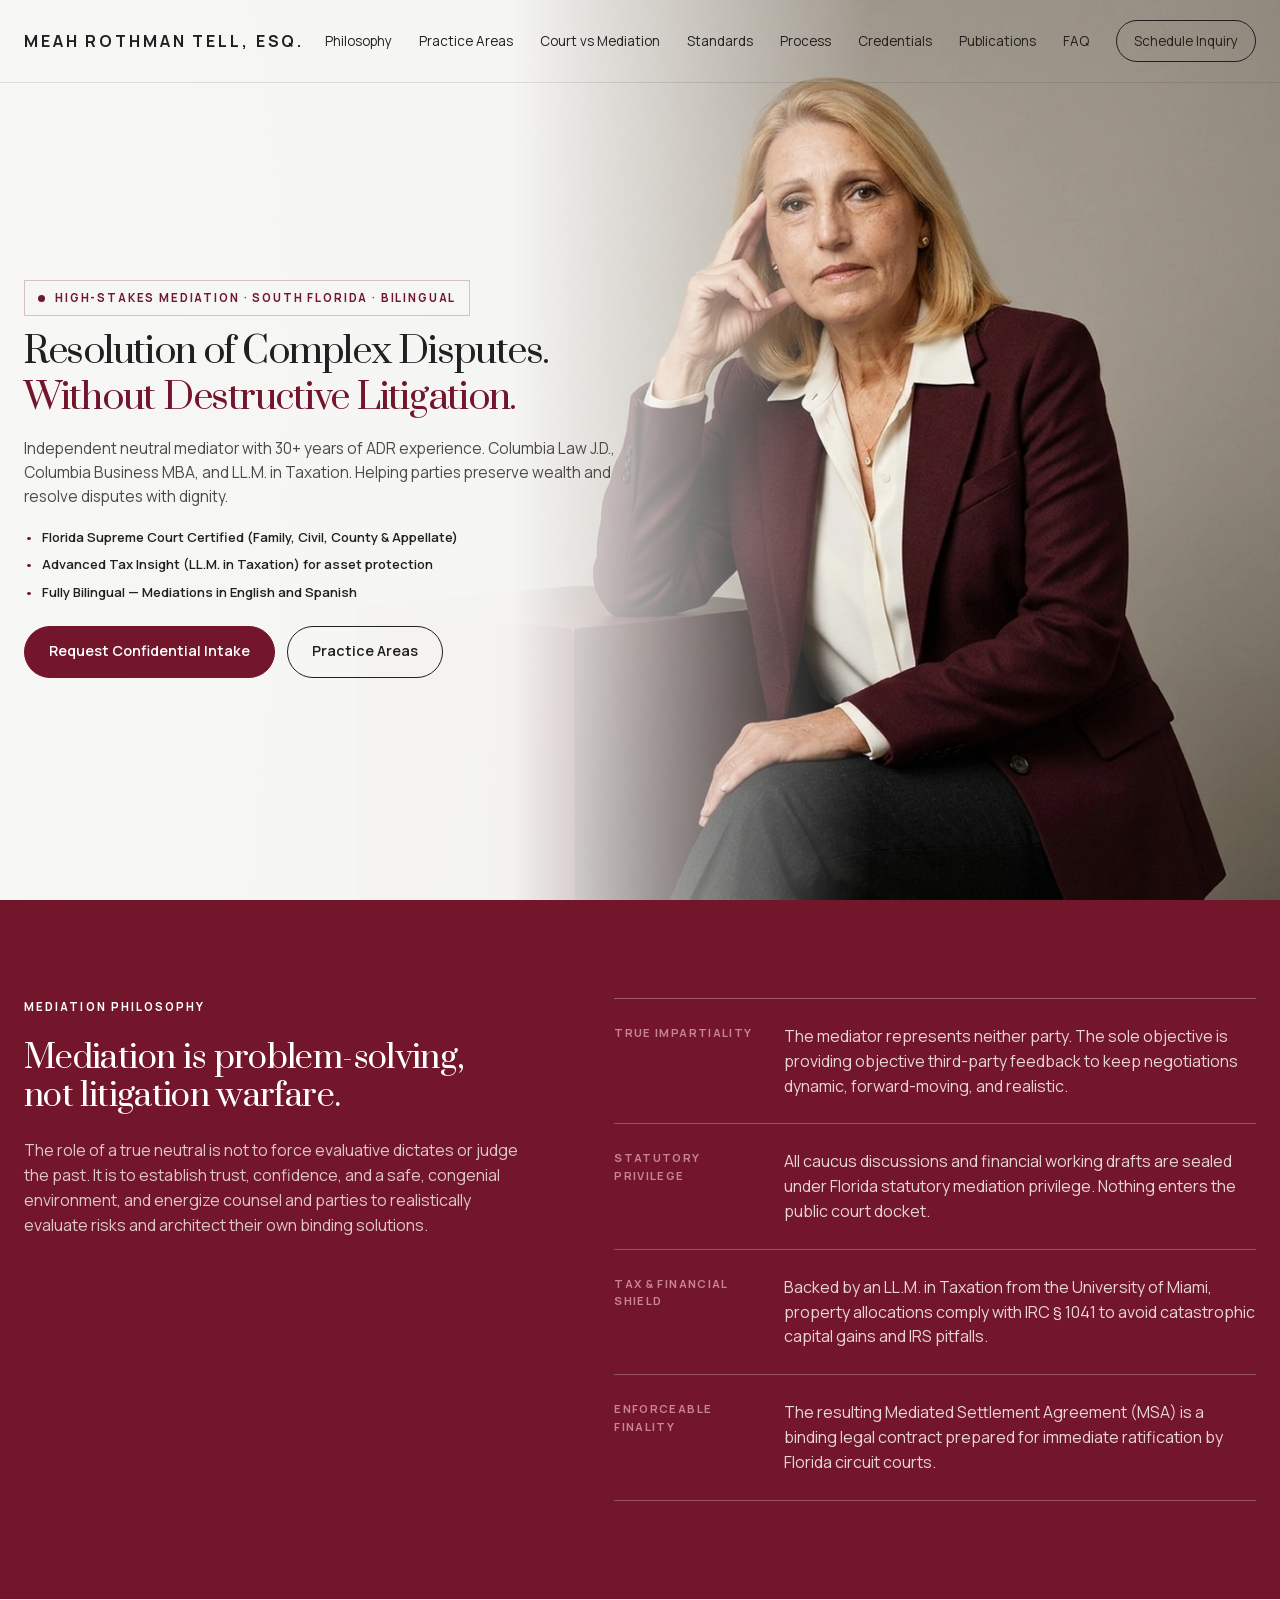
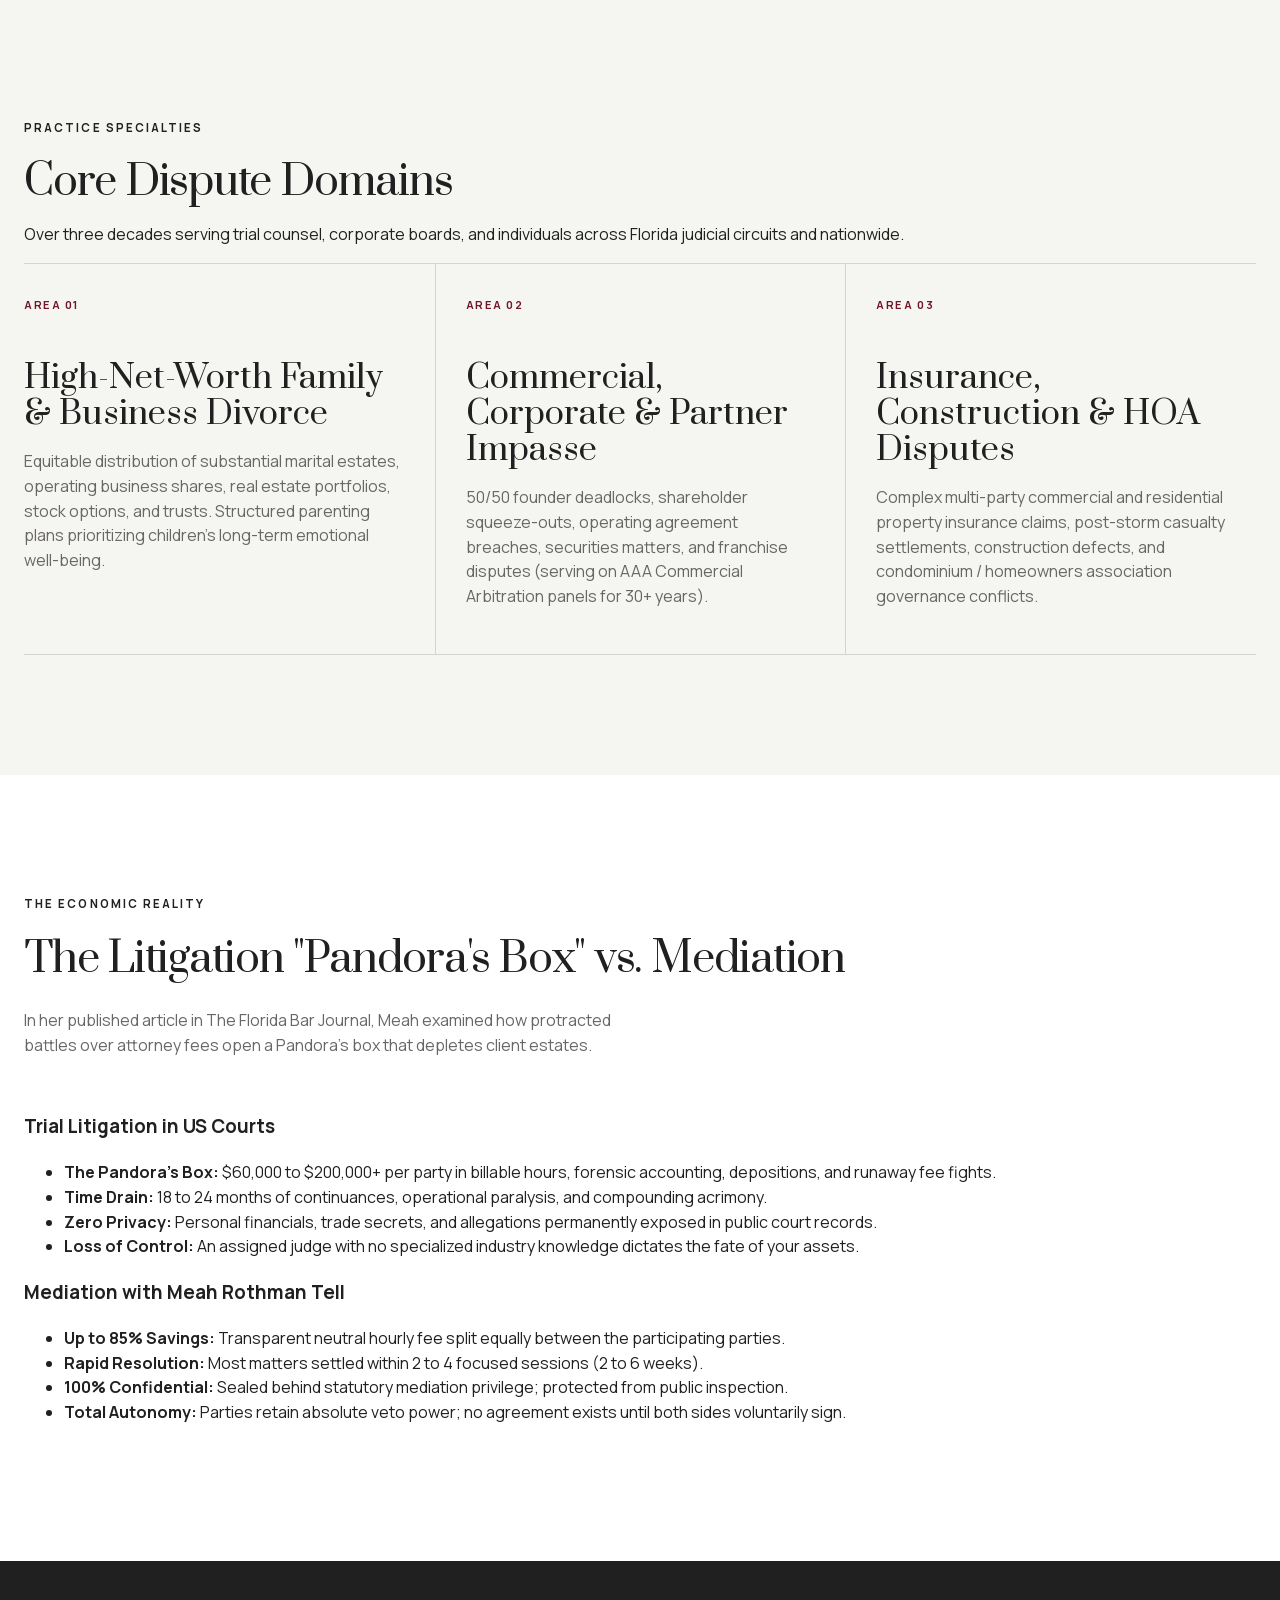
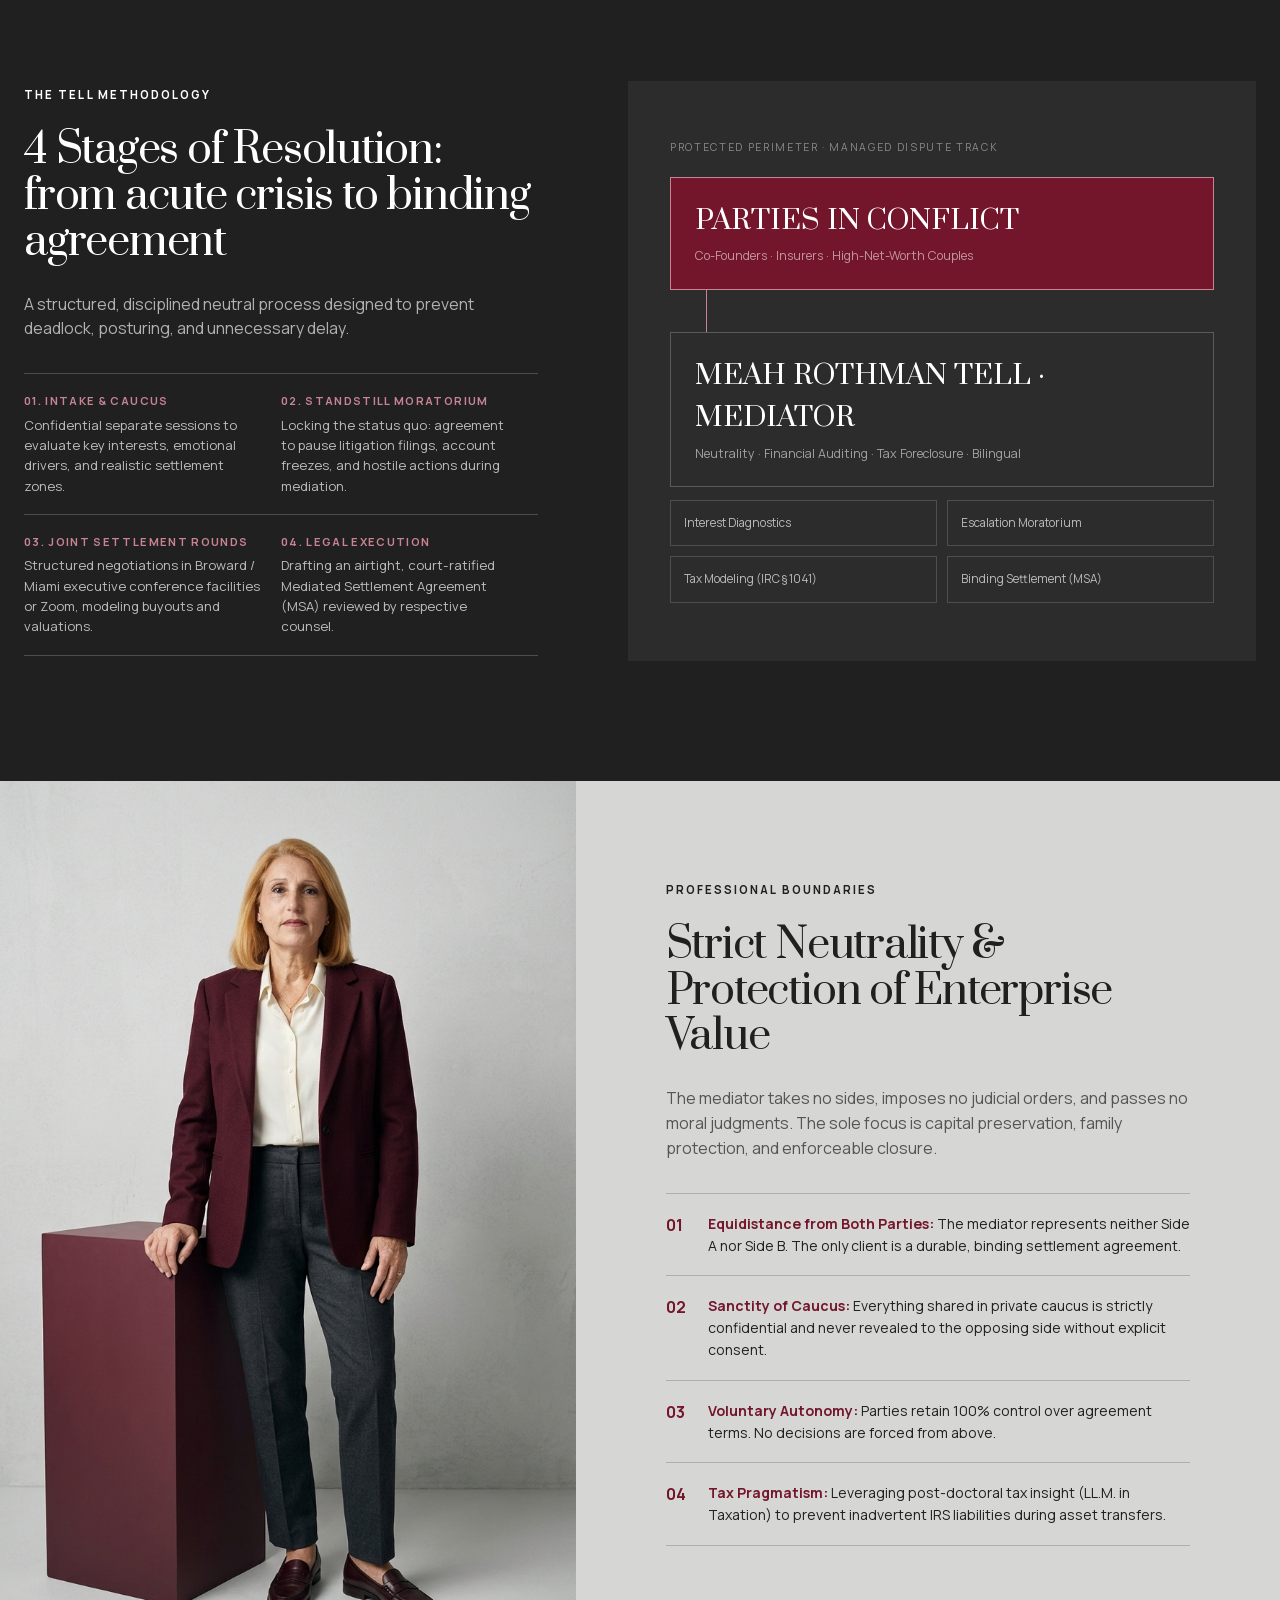
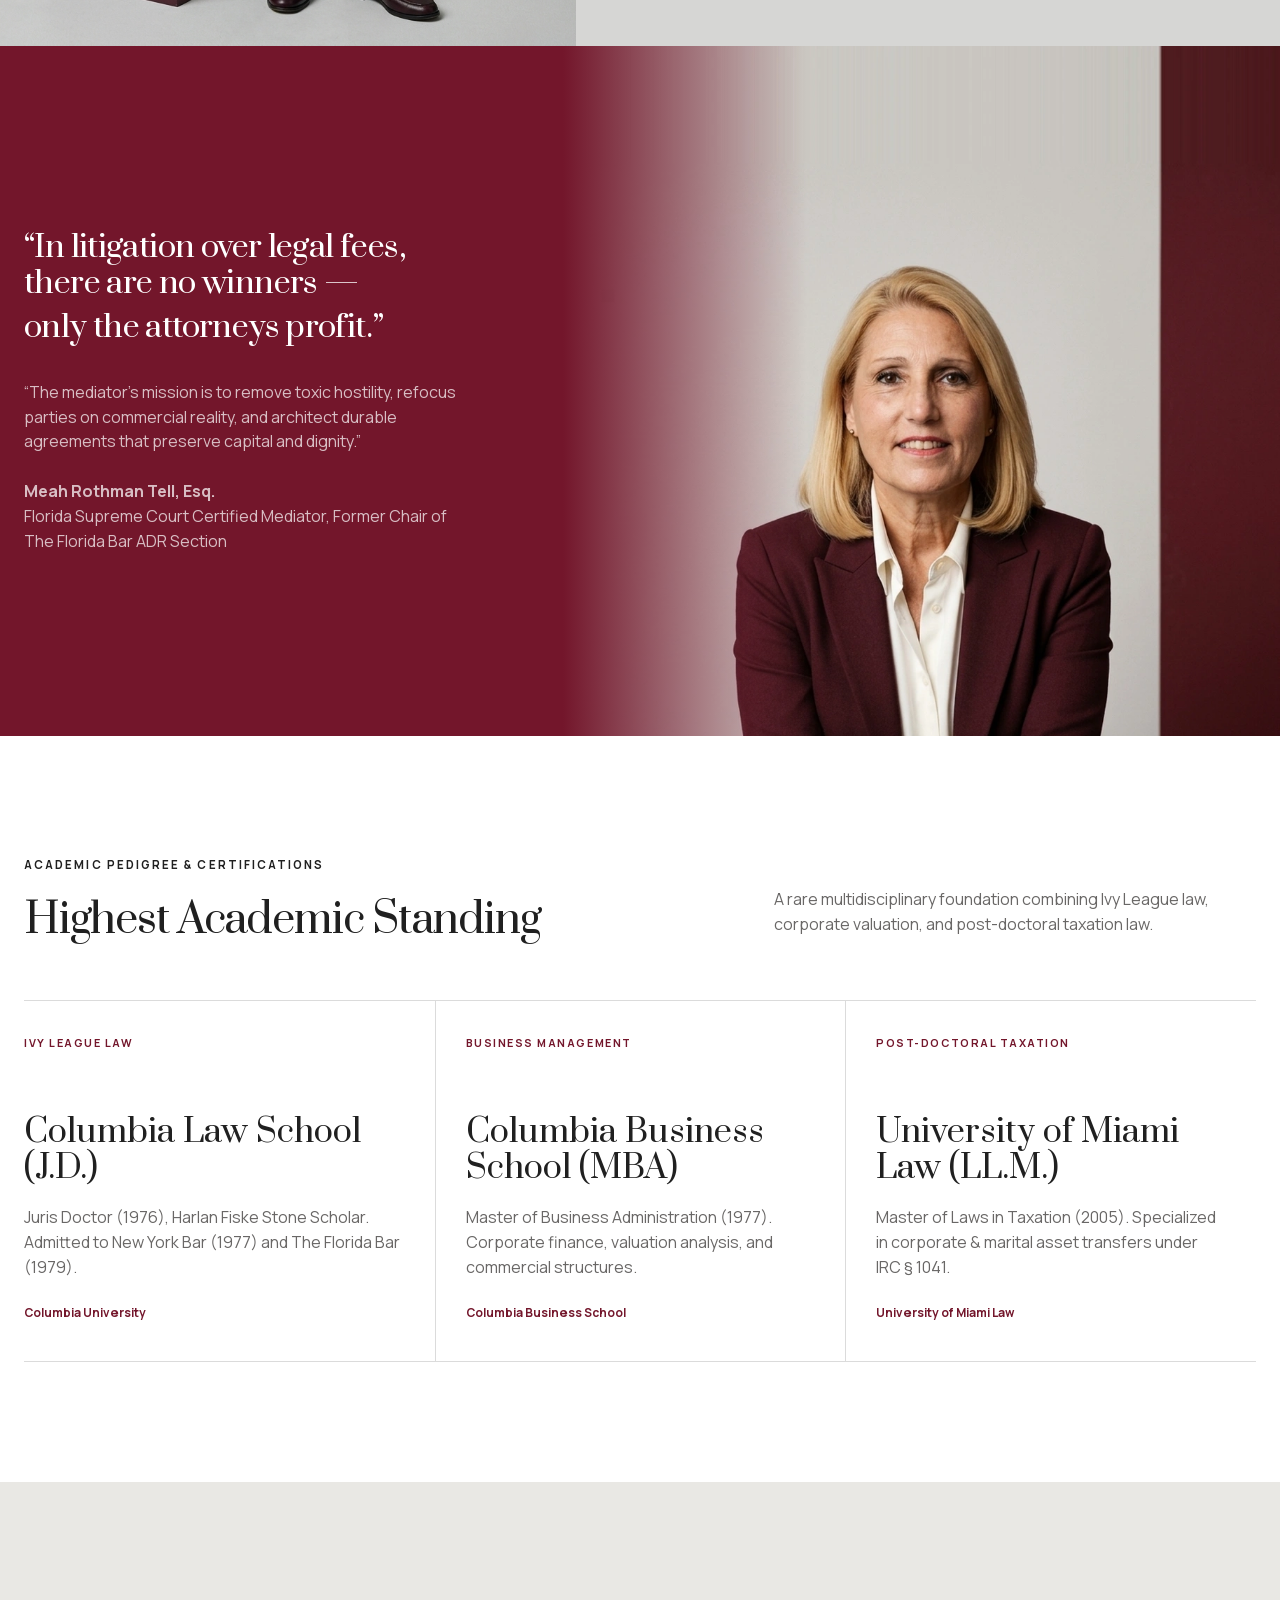
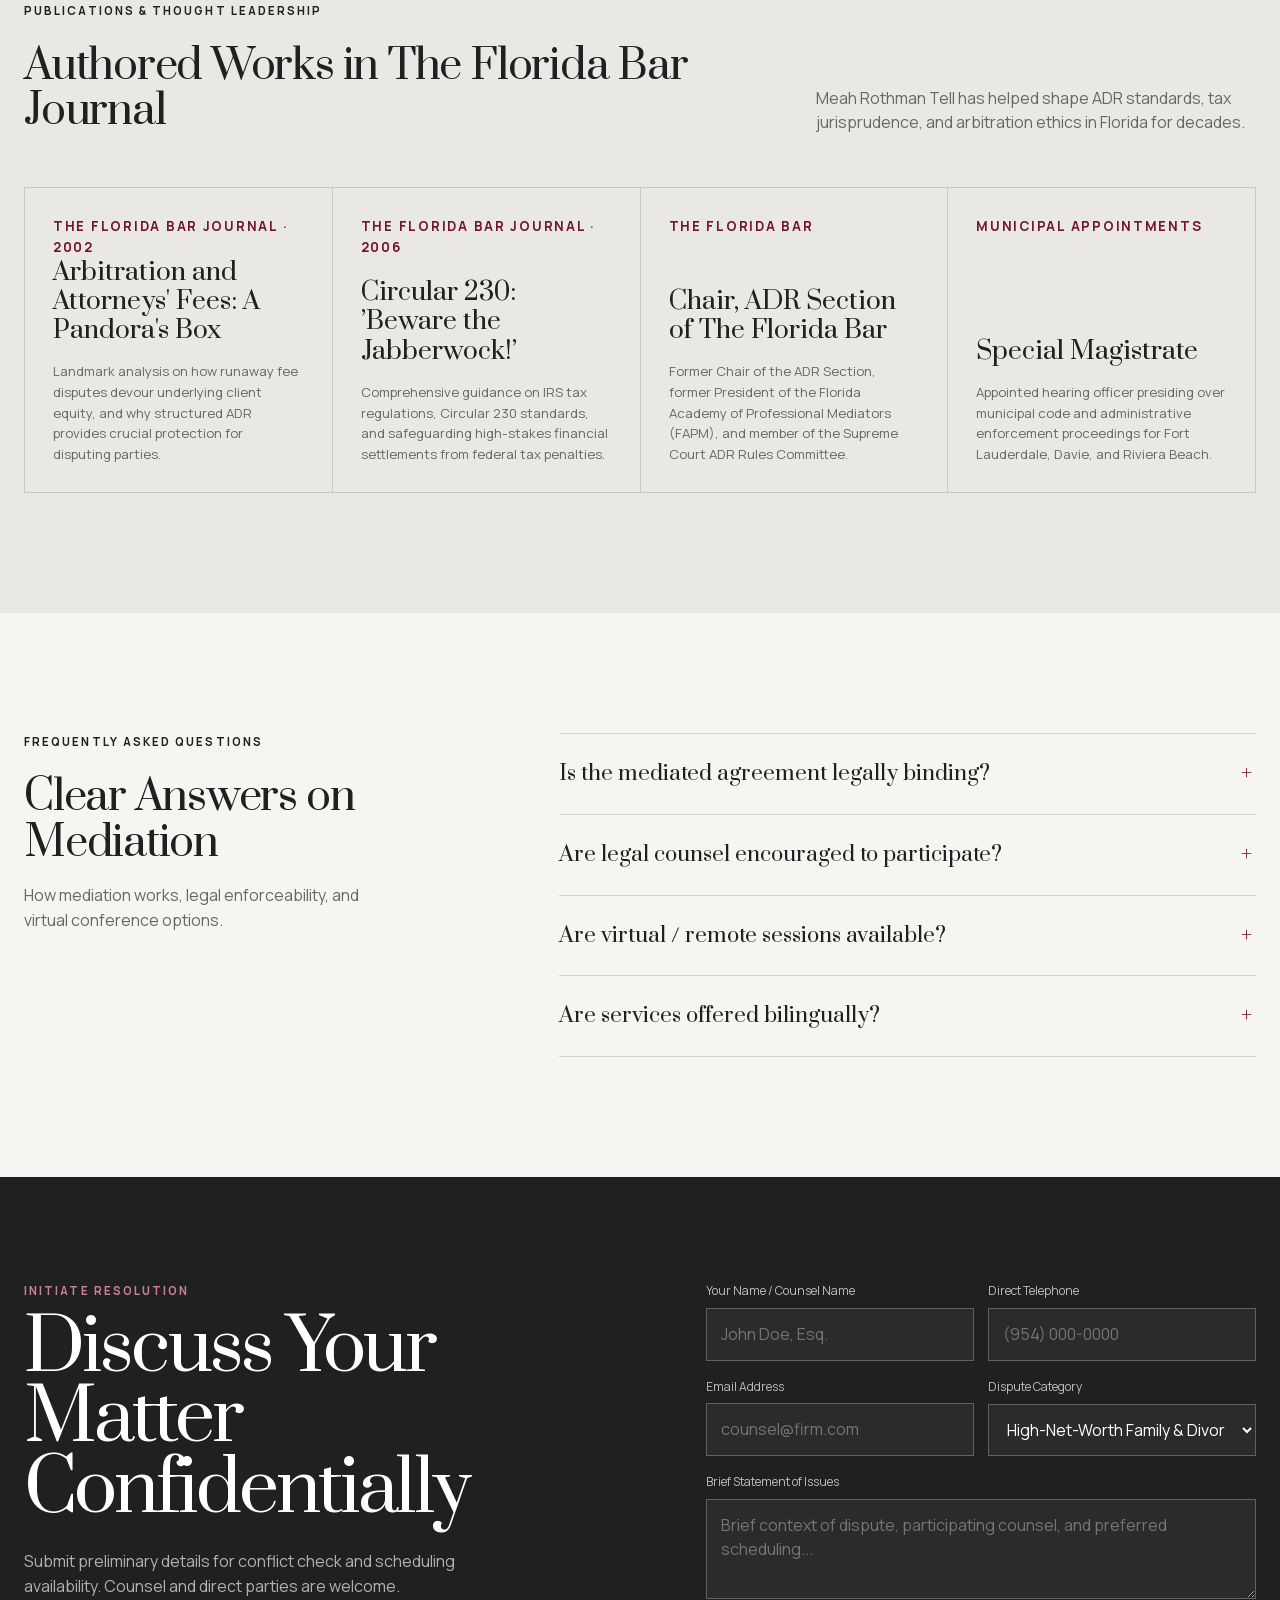
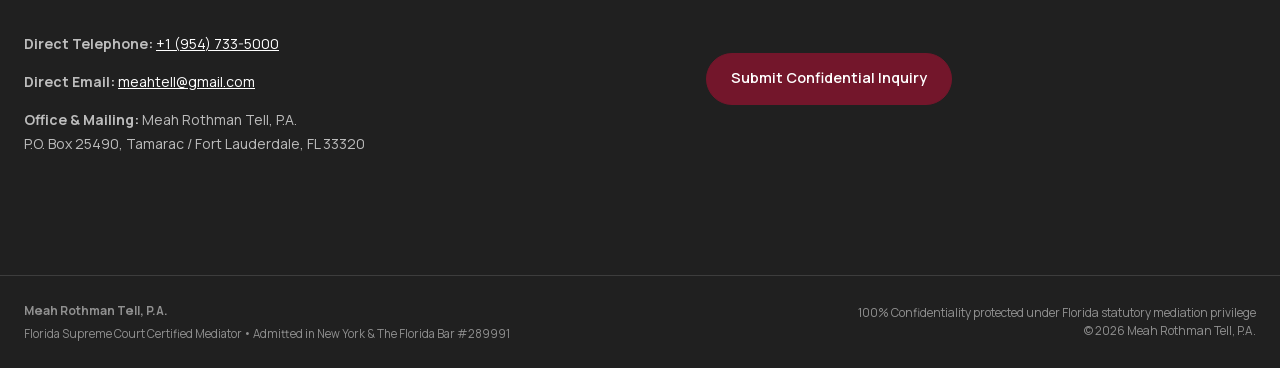
<file: index.html>
<!doctype html>
<html lang="en">
<head>
  <meta charset="utf-8">
  <meta name="viewport" content="width=device-width, initial-scale=1">
  <title>Meah Rothman Tell, Esq. — Florida Supreme Court Certified Mediator & Arbitrator</title>
  <meta name="description" content="Meah Rothman Tell, Esq. — Former Florida Bar ADR Section Chair, Florida Supreme Court Certified Mediator. Columbia Law J.D., Columbia Business MBA, LL.M. in Taxation. Bilingual English & Español in South Florida.">
  <meta name="author" content="Meah Rothman Tell, Esq.">
  <meta name="theme-color" content="#73162b">

  <!-- Google Fonts: Manrope + Prata -->
  <link rel="preconnect" href="https://fonts.googleapis.com">
  <link rel="preconnect" href="https://fonts.gstatic.com" crossorigin>
  <link href="https://fonts.googleapis.com/css2?family=Manrope:wght@400;500;600;700&family=Prata&display=swap" rel="stylesheet">

  <link rel="stylesheet" href="styles.css?v=8">
</head>
<body>
  <!-- Header / Nav -->
  <header class="nav">
    <div class="wrap">
      <a class="brand" href="#top" aria-label="Meah Rothman Tell, Esq. — Home">MEAH ROTHMAN TELL, ESQ.</a>
      <nav class="links" aria-label="Site Navigation">
        <a href="#about">Philosophy</a>
        <a href="#scenarios">Practice Areas</a>
        <a href="#difference">Court vs Mediation</a>
        <a href="#principles">Standards</a>
        <a href="#stages">Process</a>
        <a href="#credentials">Credentials</a>
        <a href="#publications">Publications</a>
        <a href="#faq">FAQ</a>
        <a class="nav-cta" href="#start">Schedule Inquiry</a>
      </nav>
    </div>
  </header>

  <main id="top">
    <!-- Hero Section -->
    <section class="hero">
      <div class="hero-bg">
        <picture>
          <img src="assets/meah-hero-v2.webp" width="1536" height="1024" fetchpriority="high" decoding="async" alt="Meah Rothman Tell, Esq. — Florida Supreme Court Certified Mediator">
        </picture>
      </div>
      <div class="wrap">
        <div class="hero-copy">
          <h1 class="eyebrow hero-eyebrow">HIGH-STAKES MEDIATION · SOUTH FLORIDA · BILINGUAL</h1>
          <p class="hero-title">Resolution of Complex Disputes.<br><span>Without Destructive Litigation.</span></p>
          <p class="hero-lead">Independent neutral mediator with 30+ years of ADR experience. Columbia Law J.D., Columbia Business MBA, and LL.M. in Taxation. Helping parties preserve wealth and resolve disputes with dignity.</p>
          <ul class="hero-points">
            <li>Florida Supreme Court Certified (Family, Civil, County & Appellate)</li>
            <li>Advanced Tax Insight (LL.M. in Taxation) for asset protection</li>
            <li>Fully Bilingual — Mediations in English and Spanish</li>
          </ul>
          <div class="actions">
            <a class="btn primary" href="#start">Request Confidential Intake</a>
            <a class="btn" href="#scenarios">Practice Areas</a>
          </div>
        </div>
      </div>
    </section>

    <!-- Clarity Section: Definition & What is Mediation -->
    <section class="clarity feature-auto" id="about">
      <div class="wrap clarity-grid">
        <div class="reveal">
          <div class="eyebrow">Mediation Philosophy</div>
          <h2>Mediation is problem-solving,<br><span>not litigation warfare.</span></h2>
          <p class="clarity-lead">The role of a true neutral is not to force evaluative dictates or judge the past. It is to establish trust, confidence, and a safe, congenial environment, and energize counsel and parties to realistically evaluate risks and architect their own binding solutions.</p>
        </div>
        <div class="definition reveal">
          <div class="definition-row">
            <dt>True Impartiality</dt>
            <dd>The mediator represents neither party. The sole objective is providing objective third-party feedback to keep negotiations dynamic, forward-moving, and realistic.</dd>
          </div>
          <div class="definition-row">
            <dt>Statutory Privilege</dt>
            <dd>All caucus discussions and financial working drafts are sealed under Florida statutory mediation privilege. Nothing enters the public court docket.</dd>
          </div>
          <div class="definition-row">
            <dt>Tax & Financial Shield</dt>
            <dd>Backed by an LL.M. in Taxation from the University of Miami, property allocations comply with IRC § 1041 to avoid catastrophic capital gains and IRS pitfalls.</dd>
          </div>
          <div class="definition-row">
            <dt>Enforceable Finality</dt>
            <dd>The resulting Mediated Settlement Agreement (MSA) is a binding legal contract prepared for immediate ratification by Florida circuit courts.</dd>
          </div>
        </div>
      </div>
    </section>

    <!-- Use Cases / Real Practice Areas -->
    <section class="usecases feature-auto" id="scenarios">
      <div class="wrap">
        <div class="usecases-head reveal">
          <div>
            <div class="eyebrow">Practice Specialties</div>
            <h2 class="section-title">Core Dispute Domains</h2>
          </div>
          <p>Over three decades serving trial counsel, corporate boards, and individuals across Florida judicial circuits and nationwide.</p>
        </div>
        <div class="usecase-grid">
          <article class="usecase reveal">
            <small>AREA 01</small>
            <h3>High-Net-Worth Family & Business Divorce</h3>
            <p>Equitable distribution of substantial marital estates, operating business shares, real estate portfolios, stock options, and trusts. Structured parenting plans prioritizing children's long-term emotional well-being.</p>
          </article>
          <article class="usecase reveal">
            <small>AREA 02</small>
            <h3>Commercial, Corporate & Partner Impasse</h3>
            <p>50/50 founder deadlocks, shareholder squeeze-outs, operating agreement breaches, securities matters, and franchise disputes (serving on AAA Commercial Arbitration panels for 30+ years).</p>
          </article>
          <article class="usecase reveal">
            <small>AREA 03</small>
            <h3>Insurance, Construction & HOA Disputes</h3>
            <p>Complex multi-party commercial and residential property insurance claims, post-storm casualty settlements, construction defects, and condominium / homeowners association governance conflicts.</p>
          </article>
        </div>
      </div>
    </section>

    <!-- Difference / Court vs Mediation -->
    <section class="difference feature-auto" id="difference">
      <div class="wrap">
        <div class="difference-head reveal">
          <div>
            <div class="eyebrow">The Economic Reality</div>
            <h2 class="section-title">The Litigation "Pandora's Box" vs. Mediation</h2>
          </div>
          <p>In her published article in The Florida Bar Journal, Meah examined how protracted battles over attorney fees open a Pandora's box that depletes client estates.</p>
        </div>
        <div class="difference-grid reveal">
          <div class="diff-col court">
            <h3>Trial Litigation in US Courts</h3>
            <ul>
              <li><strong>The Pandora's Box:</strong> $60,000 to $200,000+ per party in billable hours, forensic accounting, depositions, and runaway fee fights.</li>
              <li><strong>Time Drain:</strong> 18 to 24 months of continuances, operational paralysis, and compounding acrimony.</li>
              <li><strong>Zero Privacy:</strong> Personal financials, trade secrets, and allegations permanently exposed in public court records.</li>
              <li><strong>Loss of Control:</strong> An assigned judge with no specialized industry knowledge dictates the fate of your assets.</li>
            </ul>
          </div>
          <div class="diff-col mediator">
            <h3>Mediation with Meah Rothman Tell</h3>
            <ul>
              <li><strong>Up to 85% Savings:</strong> Transparent neutral hourly fee split equally between the participating parties.</li>
              <li><strong>Rapid Resolution:</strong> Most matters settled within 2 to 4 focused sessions (2 to 6 weeks).</li>
              <li><strong>100% Confidential:</strong> Sealed behind statutory mediation privilege; protected from public inspection.</li>
              <li><strong>Total Autonomy:</strong> Parties retain absolute veto power; no agreement exists until both sides voluntarily sign.</li>
            </ul>
          </div>
        </div>
      </div>
    </section>

    <!-- Framework / Stages of Work -->
    <section class="framework feature-auto" id="stages">
      <div class="wrap framework-grid">
        <div class="framework-copy reveal">
          <div class="eyebrow">The Tell Methodology</div>
          <h2 class="section-title">4 Stages of Resolution:<br>from acute crisis to binding agreement</h2>
          <p>A structured, disciplined neutral process designed to prevent deadlock, posturing, and unnecessary delay.</p>
          <div class="capabilities">
            <div class="capability">
              <b>01. Intake & Caucus</b>
              Confidential separate sessions to evaluate key interests, emotional drivers, and realistic settlement zones.
            </div>
            <div class="capability">
              <b>02. Standstill Moratorium</b>
              Locking the status quo: agreement to pause litigation filings, account freezes, and hostile actions during mediation.
            </div>
            <div class="capability">
              <b>03. Joint Settlement Rounds</b>
              Structured negotiations in Broward / Miami executive conference facilities or Zoom, modeling buyouts and valuations.
            </div>
            <div class="capability">
              <b>04. Legal Execution</b>
              Drafting an airtight, court-ratified Mediated Settlement Agreement (MSA) reviewed by respective counsel.
            </div>
          </div>
        </div>
        <div class="framework-map reveal">
          <div class="system-label">Protected Perimeter · Managed Dispute Track</div>
          <div class="system-node telegram-node">
            <strong>PARTIES IN CONFLICT</strong>
            <span>Co-Founders · Insurers · High-Net-Worth Couples</span>
          </div>
          <div class="system-line"></div>
          <div class="system-node">
            <strong>MEAH ROTHMAN TELL · MEDIATOR</strong>
            <span>Neutrality · Financial Auditing · Tax Foreclosure · Bilingual</span>
          </div>
          <div class="system-tools">
            <span>Interest Diagnostics</span>
            <span>Escalation Moratorium</span>
            <span>Tax Modeling (IRC § 1041)</span>
            <span>Binding Settlement (MSA)</span>
          </div>
        </div>
      </div>
    </section>

    <!-- Trust / Professional Boundaries (SCREENSHOT 1) -->
    <section class="trust feature-auto" id="principles">
      <div class="trust-grid">
        <div class="trust-image">
          <img src="assets/meah-standing.jpg" width="896" height="1200" loading="lazy" decoding="async" alt="Meah Rothman Tell, Esq. — Professional Standards">
        </div>
        <div class="trust-copy reveal">
          <div class="eyebrow">Professional Boundaries</div>
          <h2 class="section-title">Strict Neutrality &<br>Protection of Enterprise Value</h2>
          <p>The mediator takes no sides, imposes no judicial orders, and passes no moral judgments. The sole focus is capital preservation, family protection, and enforceable closure.</p>
          <div class="principles">
            <div class="principle">
              <b>01</b>
              <span><b>Equidistance from Both Parties:</b> The mediator represents neither Side A nor Side B. The only client is a durable, binding settlement agreement.</span>
            </div>
            <div class="principle">
              <b>02</b>
              <span><b>Sanctity of Caucus:</b> Everything shared in private caucus is strictly confidential and never revealed to the opposing side without explicit consent.</span>
            </div>
            <div class="principle">
              <b>03</b>
              <span><b>Voluntary Autonomy:</b> Parties retain 100% control over agreement terms. No decisions are forced from above.</span>
            </div>
            <div class="principle">
              <b>04</b>
              <span><b>Tax Pragmatism:</b> Leveraging post-doctoral tax insight (LL.M. in Taxation) to prevent inadvertent IRS liabilities during asset transfers.</span>
            </div>
          </div>
        </div>
      </div>
    </section>

    <!-- Portrait Band / Real Philosophy & Quote (SCREENSHOT 2) -->
    <section aria-labelledby="tell-principle" class="portrait-band feature-auto">
      <h2 class="sr-only" id="tell-principle">Meah Rothman Tell's Principle</h2>
      <div class="photo">
        <img alt="Meah Rothman Tell, Esq. in burgundy blazer" decoding="async" height="1536" loading="lazy" src="assets/meah-quote-v2.webp" width="1024">
      </div>
      <div class="wrap">
        <div class="portrait-copy reveal">
          <blockquote>
            “In litigation over legal fees,<br>there are no winners —
            <span>only the attorneys profit.”</span>
          </blockquote>
          <p>“The mediator's mission is to remove toxic hostility, refocus parties on commercial reality, and architect durable agreements that preserve capital and dignity.”<br><br><b>Meah Rothman Tell, Esq.</b><br>Florida Supreme Court Certified Mediator, Former Chair of The Florida Bar ADR Section</p>
        </div>
      </div>
    </section>

    <!-- Credentials / Academic Pedigree (White Background Outcome-Grid) -->
    <section class="outcomes feature-auto" id="credentials">
      <div class="wrap">
        <div class="outcomes-head reveal">
          <div>
            <div class="eyebrow">Academic Pedigree & Certifications</div>
            <h2 class="section-title">Highest Academic Standing</h2>
          </div>
          <p>A rare multidisciplinary foundation combining Ivy League law, corporate valuation, and post-doctoral taxation law.</p>
        </div>
        <div class="outcome-grid reveal">
          <article class="outcome">
            <small>IVY LEAGUE LAW</small>
            <h3>Columbia Law School (J.D.)</h3>
            <p>Juris Doctor (1976), Harlan Fiske Stone Scholar. Admitted to New York Bar (1977) and The Florida Bar (1979).</p>
            <strong>Columbia University</strong>
          </article>
          <article class="outcome">
            <small>BUSINESS MANAGEMENT</small>
            <h3>Columbia Business School (MBA)</h3>
            <p>Master of Business Administration (1977). Corporate finance, valuation analysis, and commercial structures.</p>
            <strong>Columbia Business School</strong>
          </article>
          <article class="outcome">
            <small>POST-DOCTORAL TAXATION</small>
            <h3>University of Miami Law (LL.M.)</h3>
            <p>Master of Laws in Taxation (2005). Specialized in corporate & marital asset transfers under IRC § 1041.</p>
            <strong>University of Miami Law</strong>
          </article>
        </div>
      </div>
    </section>

    <!-- Publications & Thought Leadership (Warm Beige Knowledge Grid) -->
    <section class="knowledge feature-auto" id="publications">
      <div class="wrap">
        <div class="knowledge-head reveal">
          <div>
            <div class="eyebrow">Publications & Thought Leadership</div>
            <h2 class="section-title">Authored Works in The Florida Bar Journal</h2>
          </div>
          <p>Meah Rothman Tell has helped shape ADR standards, tax jurisprudence, and arbitration ethics in Florida for decades.</p>
        </div>
        <div class="knowledge-grid">
          <div class="knowledge-card reveal">
            <small>THE FLORIDA BAR JOURNAL · 2002</small>
            <h3>Arbitration and Attorneys' Fees: A Pandora's Box</h3>
            <p>Landmark analysis on how runaway fee disputes devour underlying client equity, and why structured ADR provides crucial protection for disputing parties.</p>
          </div>
          <div class="knowledge-card reveal">
            <small>THE FLORIDA BAR JOURNAL · 2006</small>
            <h3>Circular 230: ’Beware the Jabberwock!’</h3>
            <p>Comprehensive guidance on IRS tax regulations, Circular 230 standards, and safeguarding high-stakes financial settlements from federal tax penalties.</p>
          </div>
          <div class="knowledge-card reveal">
            <small>THE FLORIDA BAR</small>
            <h3>Chair, ADR Section of The Florida Bar</h3>
            <p>Former Chair of the ADR Section, former President of the Florida Academy of Professional Mediators (FAPM), and member of the Supreme Court ADR Rules Committee.</p>
          </div>
          <div class="knowledge-card reveal">
            <small>MUNICIPAL APPOINTMENTS</small>
            <h3>Special Magistrate</h3>
            <p>Appointed hearing officer presiding over municipal code and administrative enforcement proceedings for Fort Lauderdale, Davie, and Riviera Beach.</p>
          </div>
        </div>
      </div>
    </section>

    <!-- FAQ Section -->
    <section class="faq feature-auto" id="faq">
      <div class="wrap faq-grid">
        <div class="faq-intro reveal">
          <div class="eyebrow">Frequently Asked Questions</div>
          <h2 class="section-title">Clear Answers on Mediation</h2>
          <p>How mediation works, legal enforceability, and virtual conference options.</p>
        </div>
        <div class="faq-list reveal">
          <details>
            <summary>Is the mediated agreement legally binding?</summary>
            <p>Yes. A Mediated Settlement Agreement (MSA) signed by both parties and their counsel constitutes an enforceable contract under Florida law and is submitted to the court for immediate entry of a final order.</p>
          </details>
          <details>
            <summary>Are legal counsel encouraged to participate?</summary>
            <p>Yes. Meah Rothman Tell actively collaborates with trial and corporate counsel. The mediator works alongside attorneys to construct realistic settlement options while preserving legal protections.</p>
          </details>
          <details>
            <summary>Are virtual / remote sessions available?</summary>
            <p>Yes. A substantial number of commercial and family mediations are conducted via secure, encrypted Zoom videoconferencing, accommodating participants and counsel across Florida and nationwide.</p>
          </details>
          <details>
            <summary>Are services offered bilingually?</summary>
            <p>Yes. Meah Rothman Tell conducts mediations fluently in both English and Spanish (Bilingual: English & Español), providing seamless resolution for international and Hispanic families and business partners in South Florida.</p>
          </details>
        </div>
      </div>
    </section>

    <!-- CTA / Lead Form Section -->
    <section class="cta" id="start">
      <div class="wrap cta-grid">
        <div class="reveal">
          <div class="eyebrow" style="color:var(--rose)">Initiate Resolution</div>
          <h2>Discuss Your Matter Confidentially</h2>
          <p class="cta-intro">Submit preliminary details for conflict check and scheduling availability. Counsel and direct parties are welcome.</p>
          <div style="margin-top:34px;font-size:.88rem;color:rgba(255,255,255,.7);line-height:1.7">
            <p><strong>Direct Telephone:</strong> <a href="tel:+19547335000" style="color:white;text-decoration:underline">+1 (954) 733-5000</a></p>
            <p><strong>Direct Email:</strong> <a href="mailto:meahtell@gmail.com" style="color:white;text-decoration:underline">meahtell@gmail.com</a></p>
            <p><strong>Office & Mailing:</strong> Meah Rothman Tell, P.A.<br>P.O. Box 25490, Tamarac / Fort Lauderdale, FL 33320</p>
          </div>
        </div>

        <form class="lead-form reveal" id="lead-form">
          <div class="form-row">
            <div class="field">
              <label for="name">Your Name / Counsel Name</label>
              <input id="name" name="name" required placeholder="John Doe, Esq.">
            </div>
            <div class="field">
              <label for="phone">Direct Telephone</label>
              <input id="phone" name="phone" required placeholder="(954) 000-0000">
            </div>
          </div>
          <div class="form-row">
            <div class="field">
              <label for="email">Email Address</label>
              <input id="email" name="email" required type="email" placeholder="counsel@firm.com">
            </div>
            <div class="field">
              <label for="category">Dispute Category</label>
              <select id="category" name="category">
                <option>High-Net-Worth Family & Divorce</option>
                <option>Commercial / Partner Impasse</option>
                <option>Property Insurance / HOA Dispute</option>
                <option>Employment / Non-Compete</option>
                <option>Appellate Mediation</option>
              </select>
            </div>
          </div>
          <div class="field">
            <label for="context">Brief Statement of Issues</label>
            <textarea id="context" name="context" placeholder="Brief context of dispute, participating counsel, and preferred scheduling..."></textarea>
          </div>
          <p class="form-status" id="form-status"></p>
          <button class="btn primary" type="submit">Submit Confidential Inquiry</button>
        </form>
      </div>
    </section>
  </main>

  <!-- Footer -->
  <footer>
    <div class="wrap">
      <div>
        <strong>Meah Rothman Tell, P.A.</strong>
        <p style="margin:4px 0 0;font-size:.72rem">Florida Supreme Court Certified Mediator • Admitted in New York & The Florida Bar #289991</p>
      </div>
      <div class="meta">
        <p style="margin:0">100% Confidentiality protected under Florida statutory mediation privilege</p>
        <time datetime="2026">© 2026 Meah Rothman Tell, P.A.</time>
      </div>
    </div>
  </footer>

  <script>
    // Reveal animations on scroll
    const observer = new IntersectionObserver((entries) => {
      entries.forEach((entry) => {
        if (entry.isIntersecting) {
          entry.target.classList.add('visible');
          observer.unobserve(entry.target);
        }
      });
    }, { threshold: 0.05, rootMargin: '0px 0px 50px 0px' });

    document.querySelectorAll('.reveal').forEach((el) => {
      const rect = el.getBoundingClientRect();
      if (rect.top < window.innerHeight && rect.bottom > 0) {
        el.classList.add('visible');
      } else {
        observer.observe(el);
      }
    });

    // Lead Form
    const leadForm = document.getElementById('lead-form');
    const formStatus = document.getElementById('form-status');
    leadForm.addEventListener('submit', (e) => {
      e.preventDefault();
      leadForm.reset();
      formStatus.textContent = 'Inquiry received. Meah Rothman Tell, P.A. will contact you or your counsel within 24 business hours in strict confidence.';
      formStatus.className = 'form-status success';
    });
  </script>
</body>
</html>
</file>
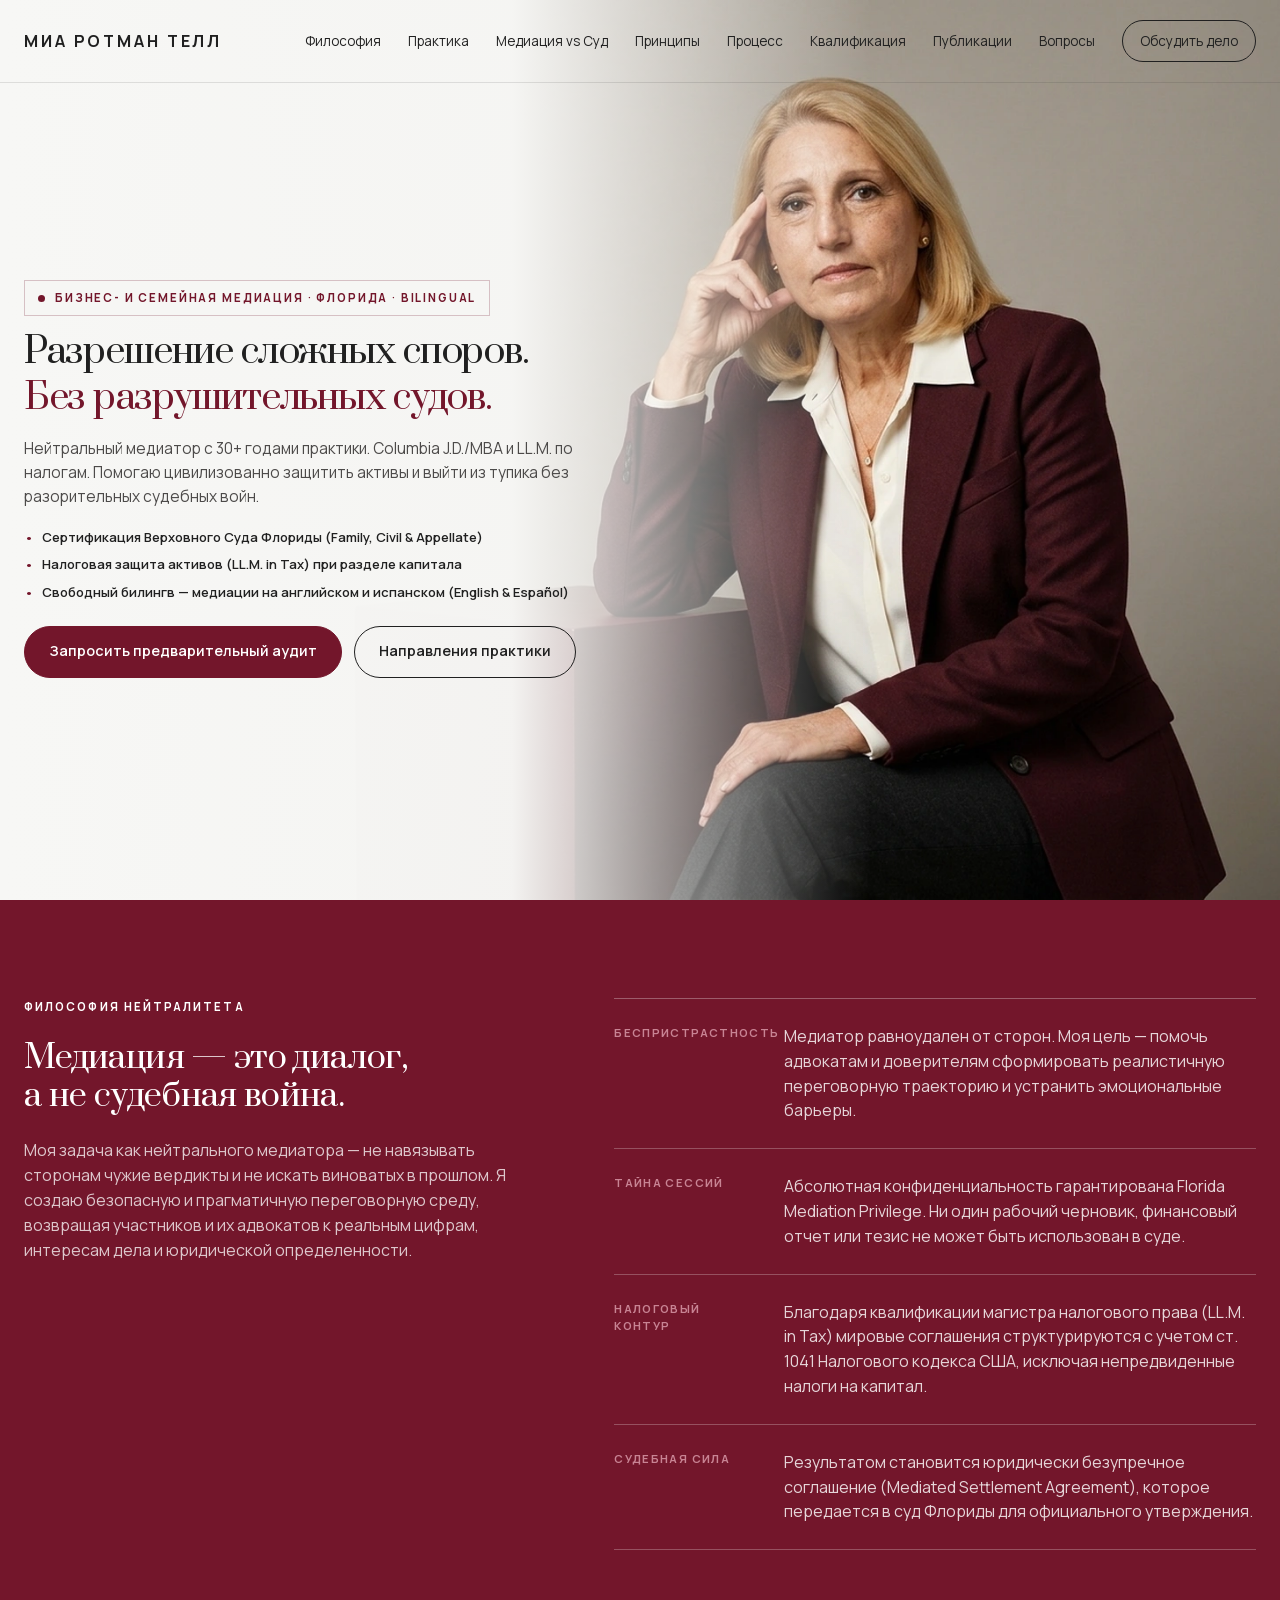
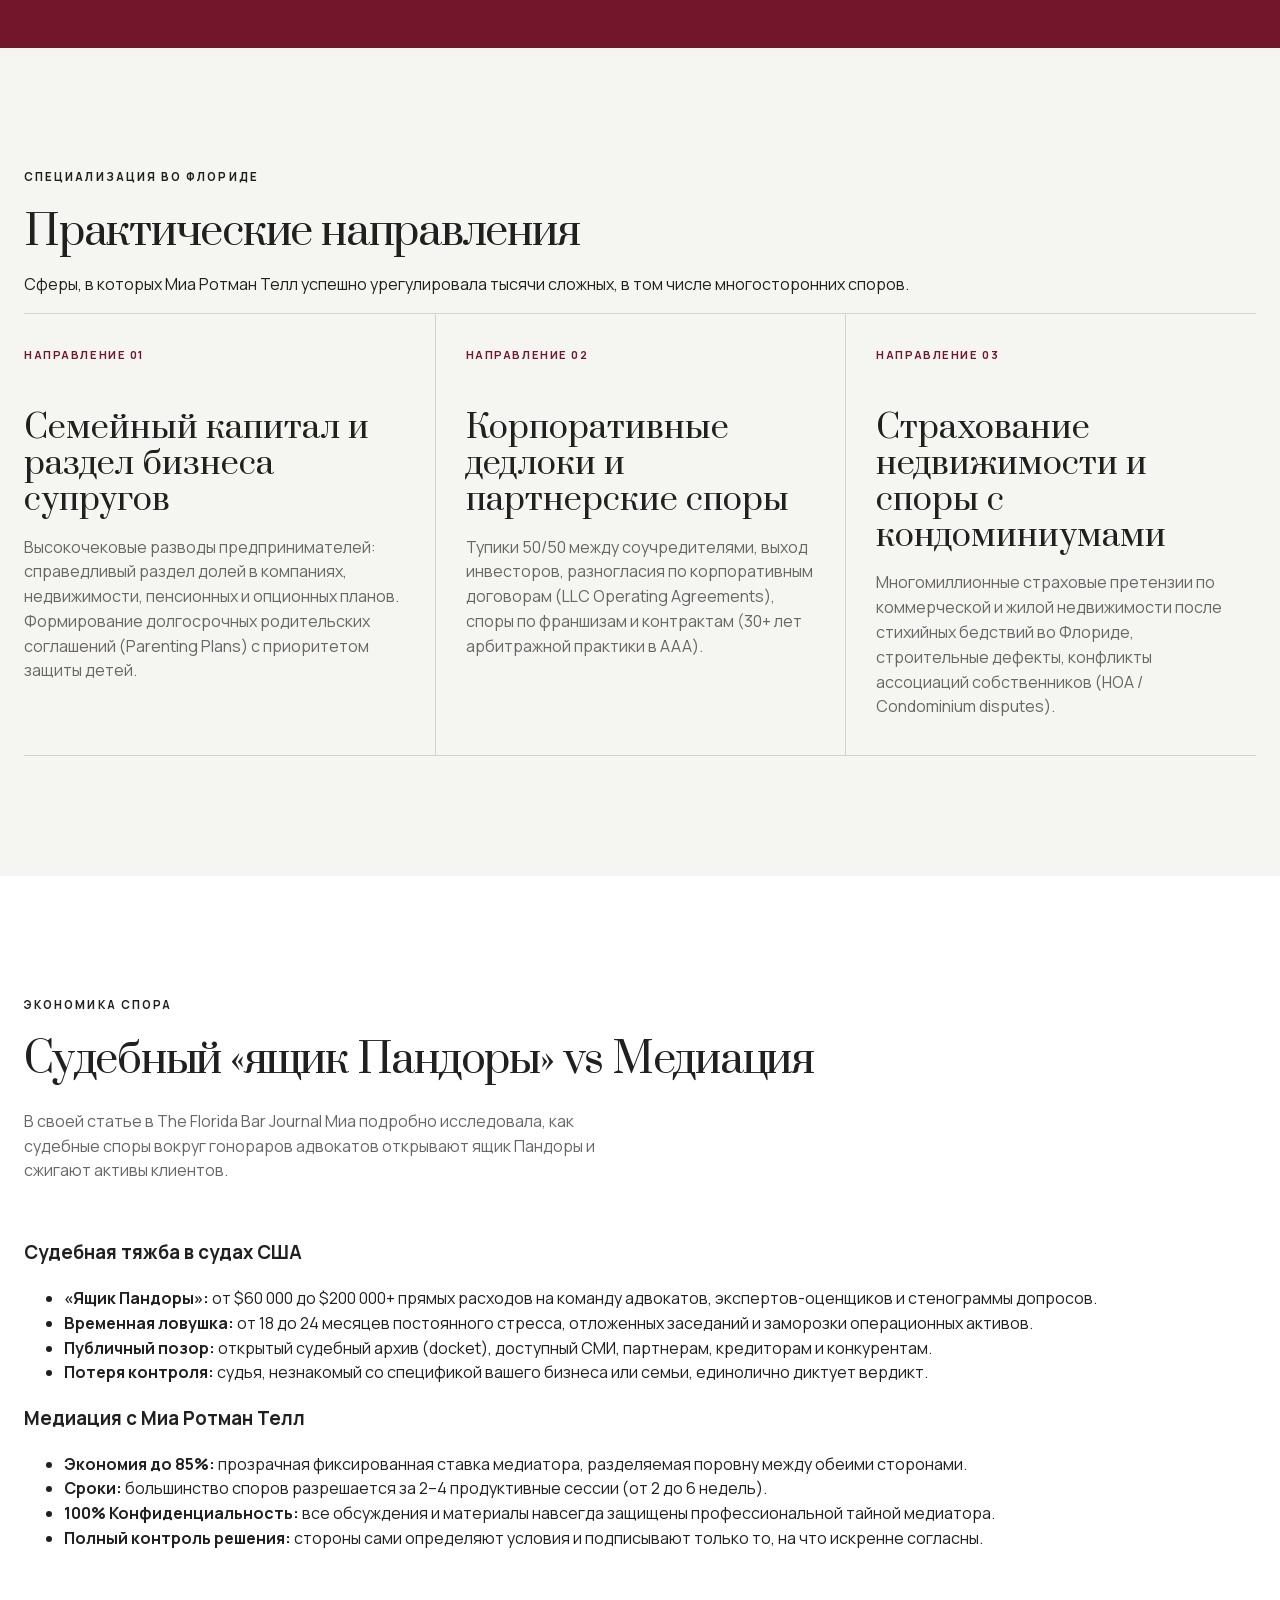
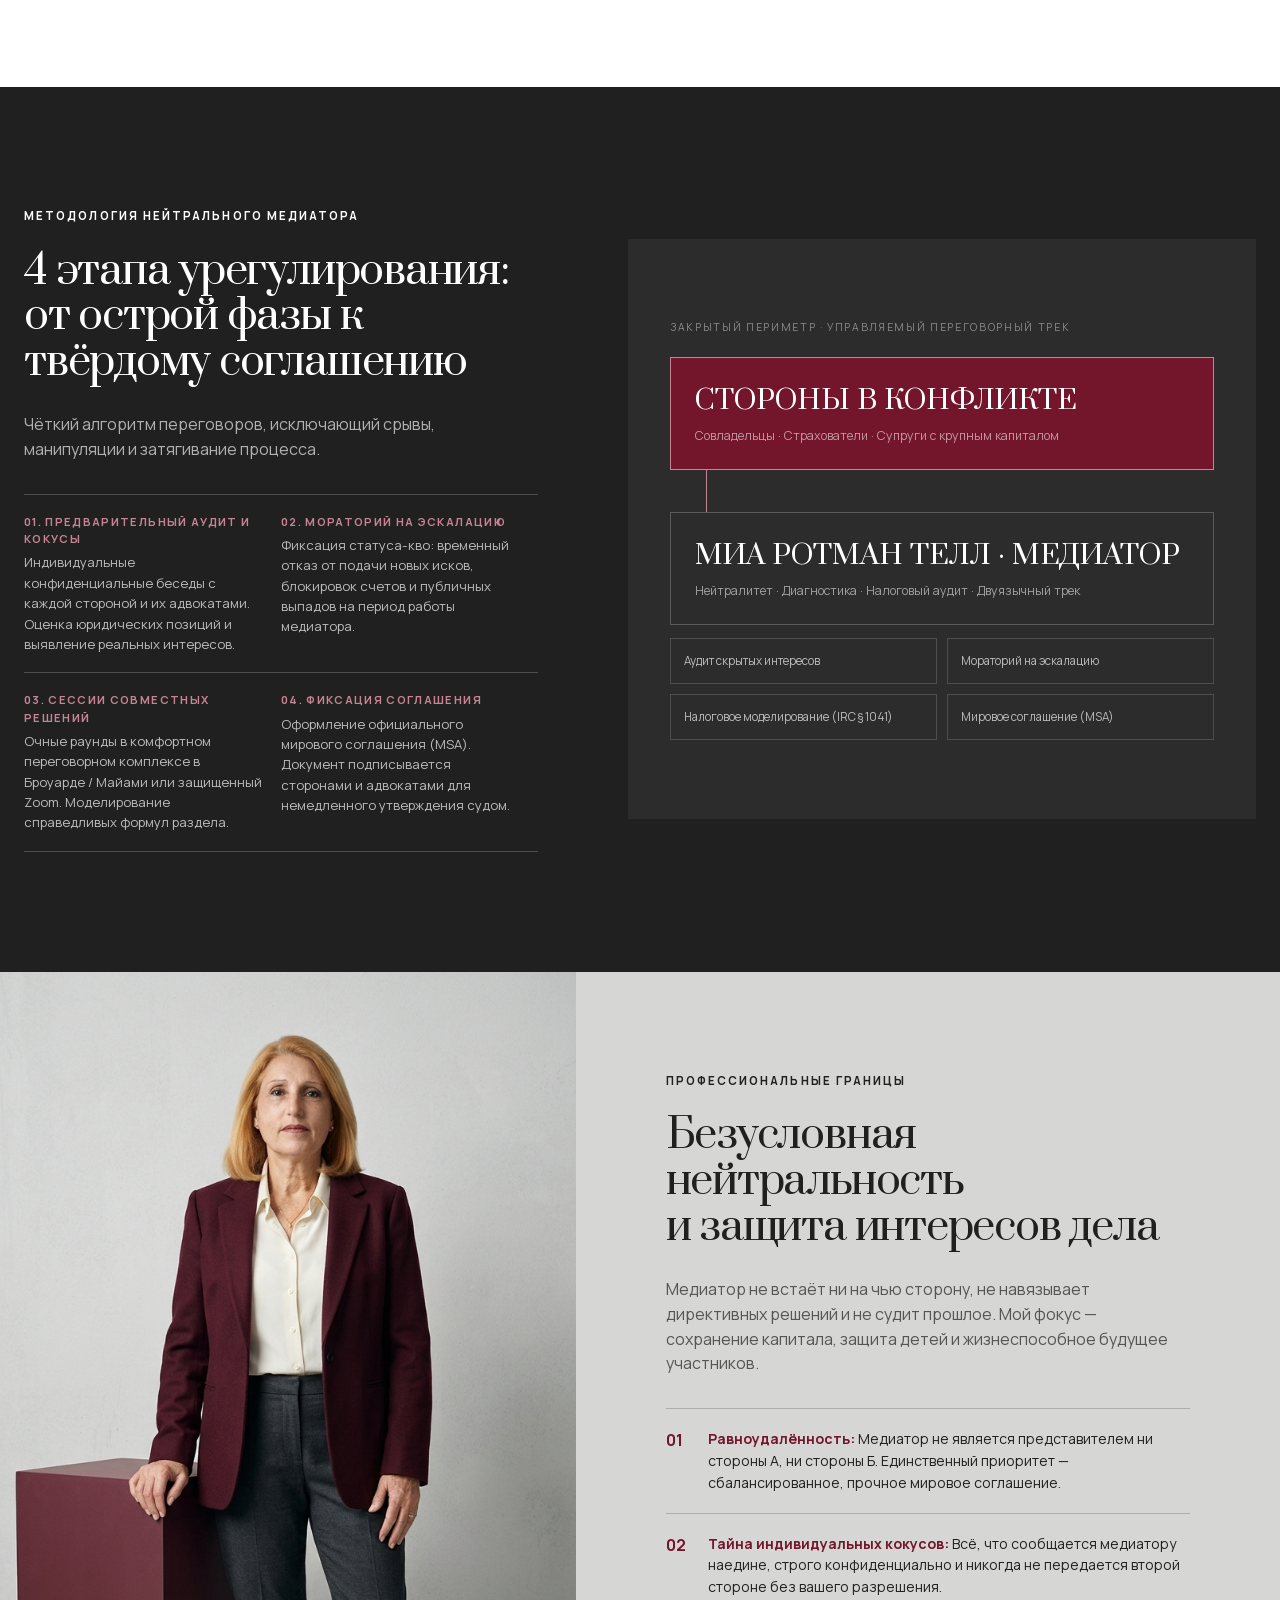
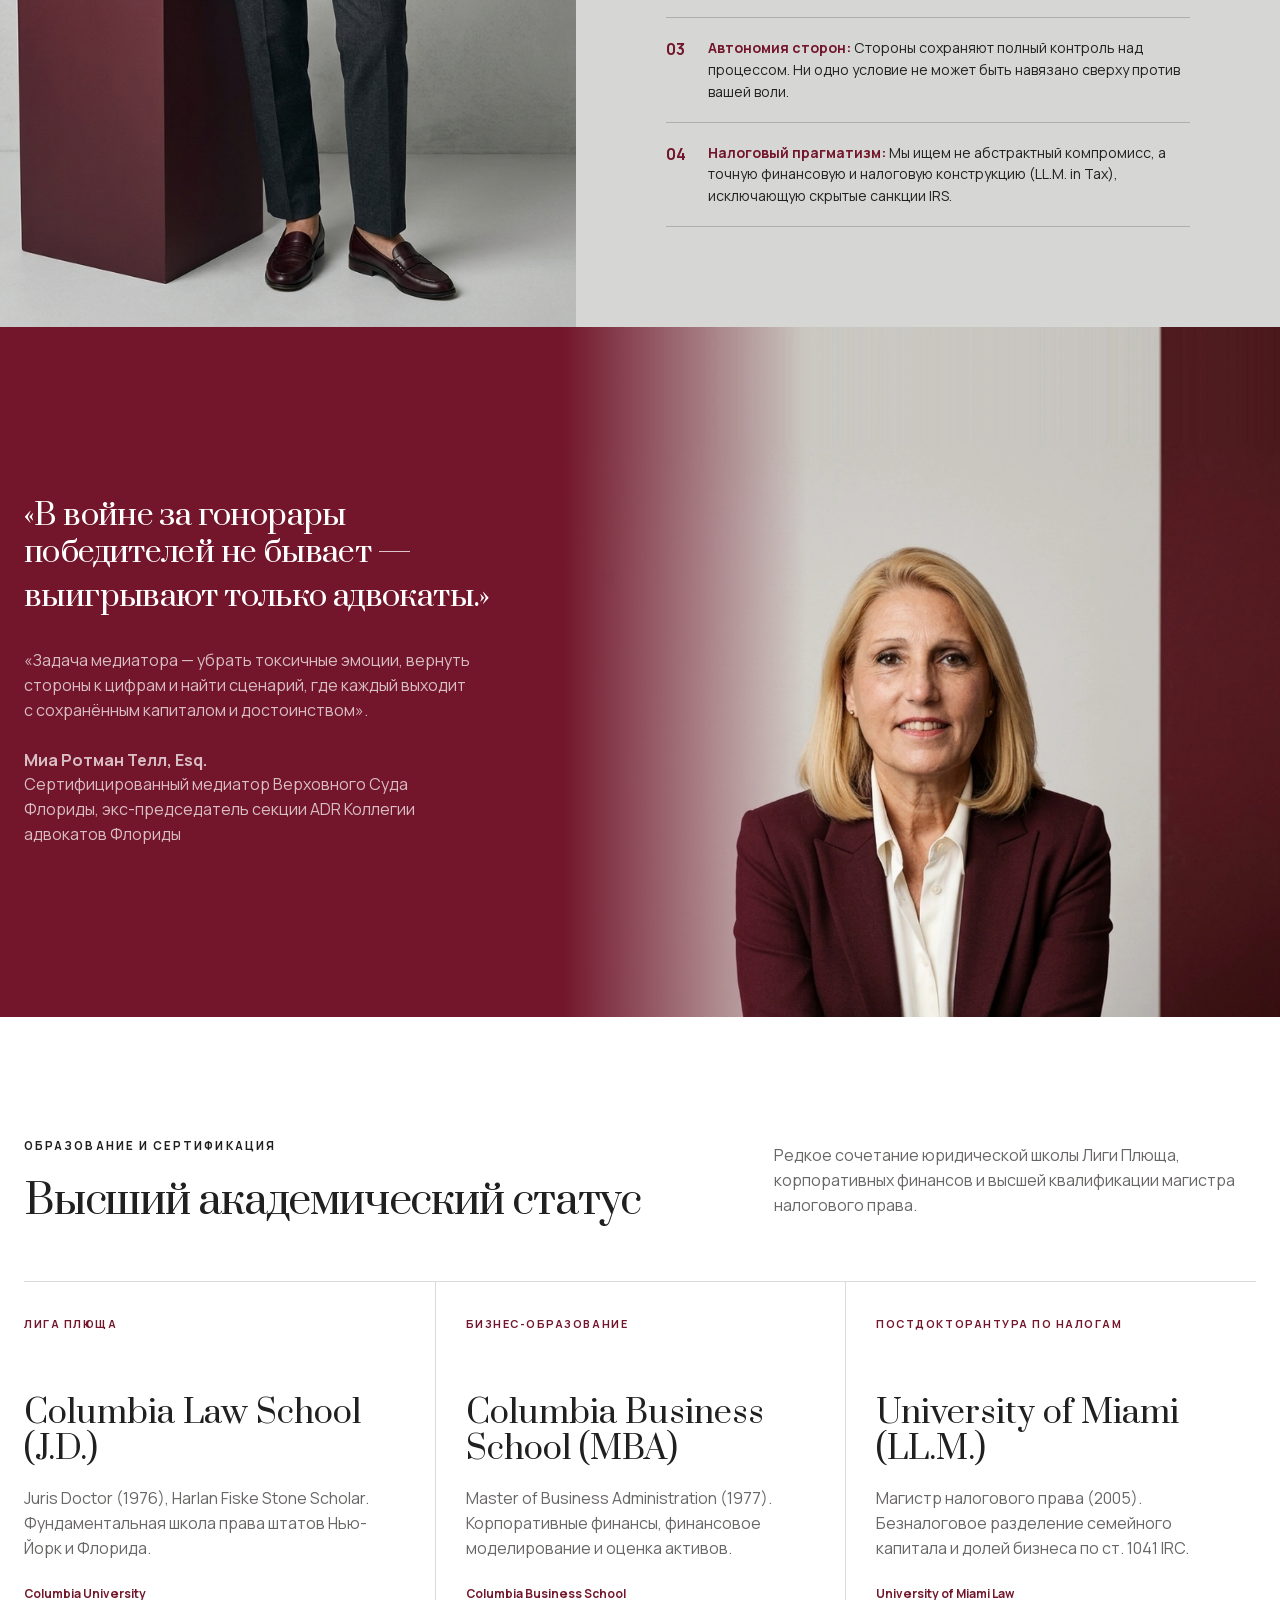
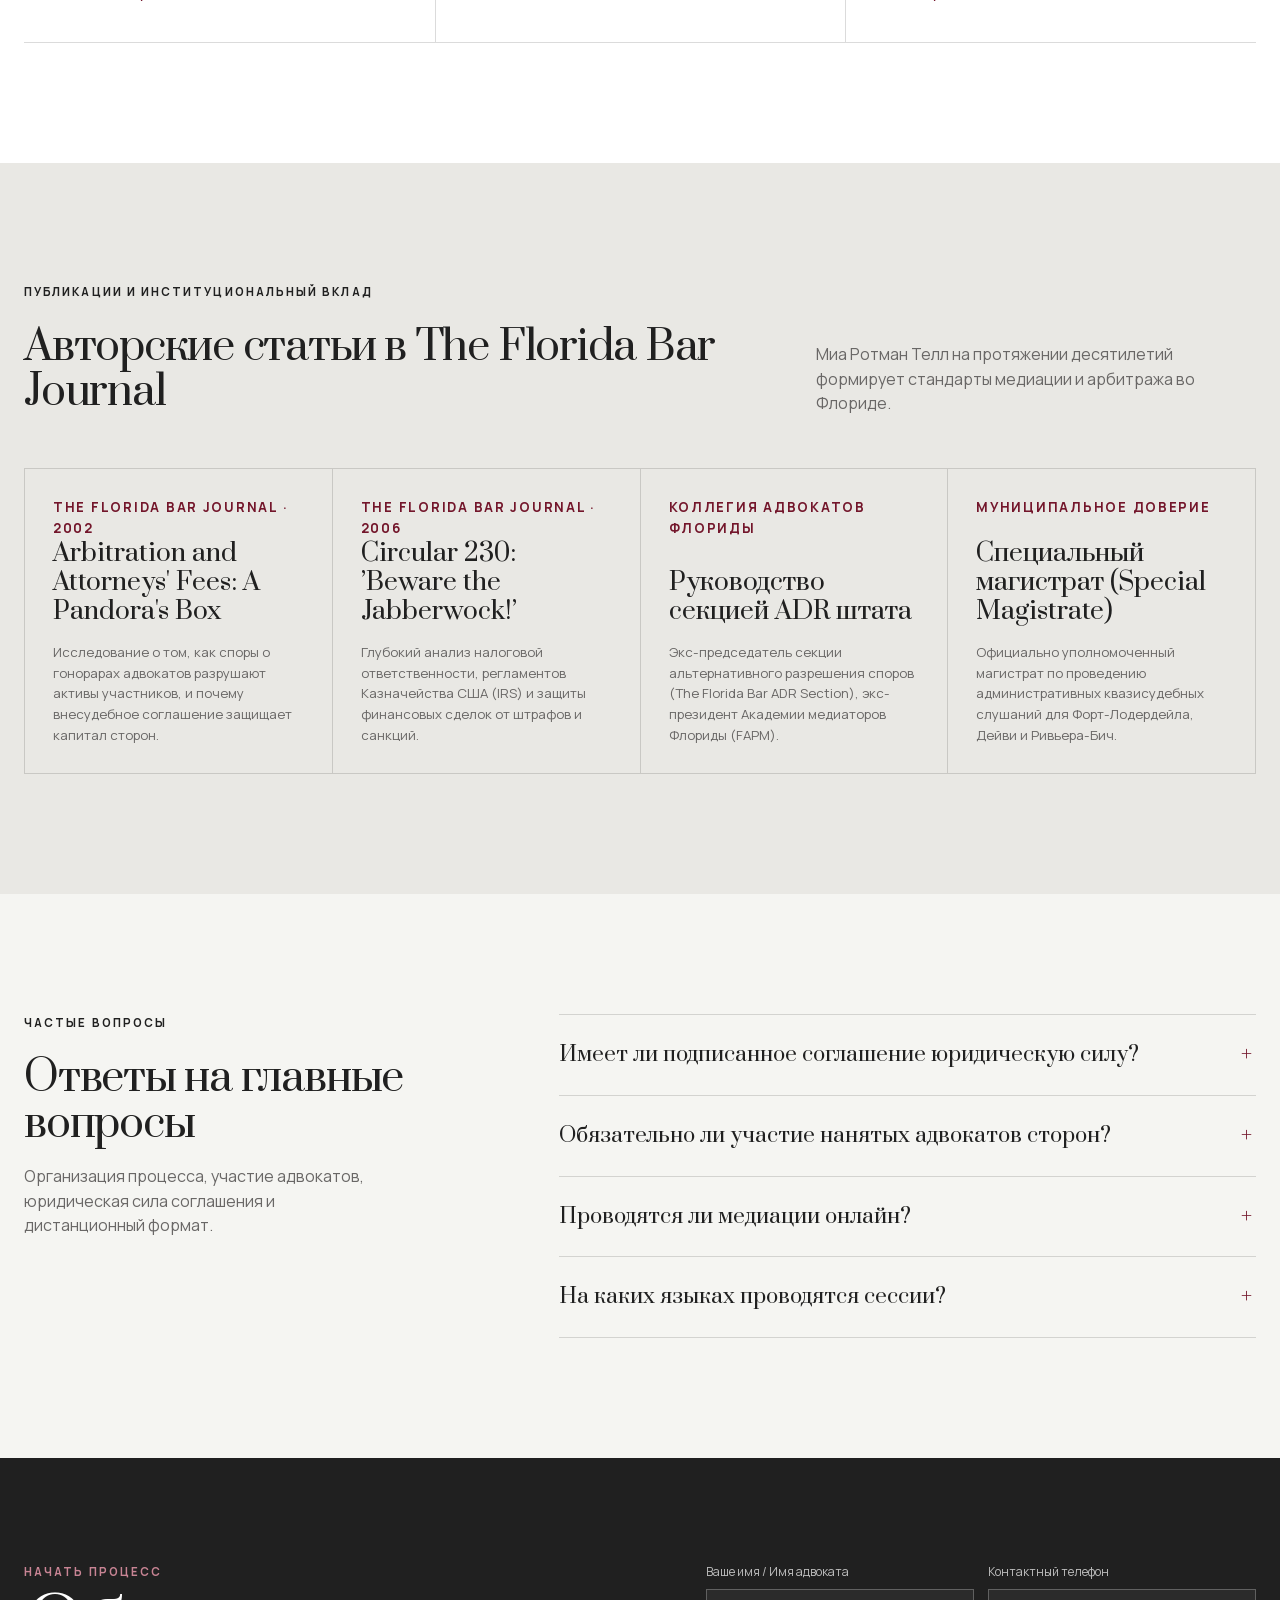
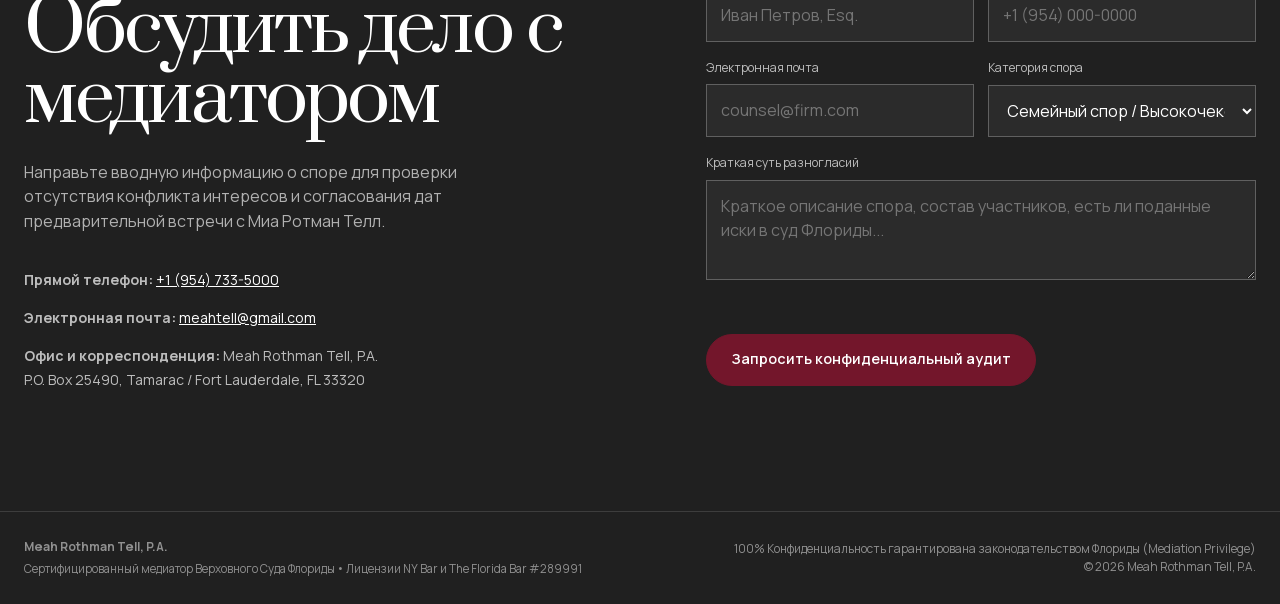
<file: ru.html>
<!doctype html>
<html lang="ru">
<head>
  <meta charset="utf-8">
  <meta name="viewport" content="width=device-width, initial-scale=1">
  <title>Миа Ротман Телл — Сертифицированный медиатор и арбитр · Южная Флорида</title>
  <meta name="description" content="Миа Ротман Телл (Meah Rothman Tell, Esq.) — экс-председатель секции ADR Коллегии адвокатов Флориды, сертифицированный медиатор Верховного Суда Флориды. Columbia Law J.D., Columbia Business MBA, LL.M. по налогам. Двуязычная медиация в Майами, Форт-Лодердейле и по всей Флориде.">
  <meta name="author" content="Миа Ротман Телл, Esq.">
  <meta name="theme-color" content="#73162b">

  <!-- Google Fonts: Manrope + Prata -->
  <link rel="preconnect" href="https://fonts.googleapis.com">
  <link rel="preconnect" href="https://fonts.gstatic.com" crossorigin>
  <link href="https://fonts.googleapis.com/css2?family=Manrope:wght@400;500;600;700&family=Prata&display=swap" rel="stylesheet">

  <link rel="stylesheet" href="styles.css?v=8">
</head>
<body>
  <!-- Header / Nav -->
  <header class="nav">
    <div class="wrap">
      <a class="brand" href="#top" aria-label="Миа Ротман Телл — на главную">МИА РОТМАН ТЕЛЛ</a>
      <nav class="links" aria-label="Навигация по сайту">
        <a href="#about">Философия</a>
        <a href="#scenarios">Практика</a>
        <a href="#difference">Медиация vs Суд</a>
        <a href="#principles">Принципы</a>
        <a href="#stages">Процесс</a>
        <a href="#credentials">Квалификация</a>
        <a href="#publications">Публикации</a>
        <a href="#faq">Вопросы</a>
        <a class="nav-cta" href="#start">Обсудить дело</a>
      </nav>
    </div>
  </header>

  <main id="top">
    <!-- Hero Section -->
    <section class="hero">
      <div class="hero-bg">
        <picture>
          <img src="assets/meah-hero-v2.webp" width="1536" height="1024" fetchpriority="high" decoding="async" alt="Миа Ротман Телл — сертифицированный медиатор Верховного Суда Флориды">
        </picture>
      </div>
      <div class="wrap">
        <div class="hero-copy">
          <h1 class="eyebrow hero-eyebrow">БИЗНЕС- И СЕМЕЙНАЯ МЕДИАЦИЯ · ФЛОРИДА · BILINGUAL</h1>
          <p class="hero-title">Разрешение сложных споров.<br><span>Без разрушительных судов.</span></p>
          <p class="hero-lead">Нейтральный медиатор с 30+ годами практики. Columbia J.D./MBA и LL.M. по налогам. Помогаю цивилизованно защитить активы и выйти из тупика без разорительных судебных войн.</p>
          <ul class="hero-points">
            <li>Сертификация Верховного Суда Флориды (Family, Civil & Appellate)</li>
            <li>Налоговая защита активов (LL.M. in Tax) при разделе капитала</li>
            <li>Свободный билингв — медиации на английском и испанском (English & Español)</li>
          </ul>
          <div class="actions">
            <a class="btn primary" href="#start">Запросить предварительный аудит</a>
            <a class="btn" href="#scenarios">Направления практики</a>
          </div>
        </div>
      </div>
    </section>

    <!-- Clarity Section: Definition & What is Mediation -->
    <section class="clarity feature-auto" id="about">
      <div class="wrap clarity-grid">
        <div class="reveal">
          <div class="eyebrow">Философия нейтралитета</div>
          <h2>Медиация — это диалог,<br><span>а не судебная война.</span></h2>
          <p class="clarity-lead">Моя задача как нейтрального медиатора — не навязывать сторонам чужие вердикты и не искать виноватых в прошлом. Я создаю безопасную и прагматичную переговорную среду, возвращая участников и их адвокатов к реальным цифрам, интересам дела и юридической определенности.</p>
        </div>
        <div class="definition reveal">
          <div class="definition-row">
            <dt>Беспристрастность</dt>
            <dd>Медиатор равноудален от сторон. Моя цель — помочь адвокатам и доверителям сформировать реалистичную переговорную траекторию и устранить эмоциональные барьеры.</dd>
          </div>
          <div class="definition-row">
            <dt>Тайна сессий</dt>
            <dd>Абсолютная конфиденциальность гарантирована Florida Mediation Privilege. Ни один рабочий черновик, финансовый отчет или тезис не может быть использован в суде.</dd>
          </div>
          <div class="definition-row">
            <dt>Налоговый контур</dt>
            <dd>Благодаря квалификации магистра налогового права (LL.M. in Tax) мировые соглашения структурируются с учетом ст. 1041 Налогового кодекса США, исключая непредвиденные налоги на капитал.</dd>
          </div>
          <div class="definition-row">
            <dt>Судебная сила</dt>
            <dd>Результатом становится юридически безупречное соглашение (Mediated Settlement Agreement), которое передается в суд Флориды для официального утверждения.</dd>
          </div>
        </div>
      </div>
    </section>

    <!-- Use Cases / Real Practice Areas -->
    <section class="usecases feature-auto" id="scenarios">
      <div class="wrap">
        <div class="usecases-head reveal">
          <div>
            <div class="eyebrow">Специализация во Флориде</div>
            <h2 class="section-title">Практические направления</h2>
          </div>
          <p>Сферы, в которых Миа Ротман Телл успешно урегулировала тысячи сложных, в том числе многосторонних споров.</p>
        </div>
        <div class="usecase-grid">
          <article class="usecase reveal">
            <small>НАПРАВЛЕНИЕ 01</small>
            <h3>Семейный капитал и раздел бизнеса супругов</h3>
            <p>Высокочековые разводы предпринимателей: справедливый раздел долей в компаниях, недвижимости, пенсионных и опционных планов. Формирование долгосрочных родительских соглашений (Parenting Plans) с приоритетом защиты детей.</p>
          </article>
          <article class="usecase reveal">
            <small>НАПРАВЛЕНИЕ 02</small>
            <h3>Корпоративные дедлоки и партнерские споры</h3>
            <p>Тупики 50/50 между соучредителями, выход инвесторов, разногласия по корпоративным договорам (LLC Operating Agreements), споры по франшизам и контрактам (30+ лет арбитражной практики в AAA).</p>
          </article>
          <article class="usecase reveal">
            <small>НАПРАВЛЕНИЕ 03</small>
            <h3>Страхование недвижимости и споры с кондоминиумами</h3>
            <p>Многомиллионные страховые претензии по коммерческой и жилой недвижимости после стихийных бедствий во Флориде, строительные дефекты, конфликты ассоциаций собственников (HOA / Condominium disputes).</p>
          </article>
        </div>
      </div>
    </section>

    <!-- Difference / Court vs Mediation -->
    <section class="difference feature-auto" id="difference">
      <div class="wrap">
        <div class="difference-head reveal">
          <div>
            <div class="eyebrow">Экономика спора</div>
            <h2 class="section-title">Судебный «ящик Пандоры» vs Медиация</h2>
          </div>
          <p>В своей статье в The Florida Bar Journal Миа подробно исследовала, как судебные споры вокруг гонораров адвокатов открывают ящик Пандоры и сжигают активы клиентов.</p>
        </div>
        <div class="difference-grid reveal">
          <div class="diff-col court">
            <h3>Судебная тяжба в судах США</h3>
            <ul>
              <li><strong>«Ящик Пандоры»:</strong> от $60 000 до $200 000+ прямых расходов на команду адвокатов, экспертов-оценщиков и стенограммы допросов.</li>
              <li><strong>Временная ловушка:</strong> от 18 до 24 месяцев постоянного стресса, отложенных заседаний и заморозки операционных активов.</li>
              <li><strong>Публичный позор:</strong> открытый судебный архив (docket), доступный СМИ, партнерам, кредиторам и конкурентам.</li>
              <li><strong>Потеря контроля:</strong> судья, незнакомый со спецификой вашего бизнеса или семьи, единолично диктует вердикт.</li>
            </ul>
          </div>
          <div class="diff-col mediator">
            <h3>Медиация с Миа Ротман Телл</h3>
            <ul>
              <li><strong>Экономия до 85%:</strong> прозрачная фиксированная ставка медиатора, разделяемая поровну между обеими сторонами.</li>
              <li><strong>Сроки:</strong> большинство споров разрешается за 2–4 продуктивные сессии (от 2 до 6 недель).</li>
              <li><strong>100% Конфиденциальность:</strong> все обсуждения и материалы навсегда защищены профессиональной тайной медиатора.</li>
              <li><strong>Полный контроль решения:</strong> стороны сами определяют условия и подписывают только то, на что искренне согласны.</li>
            </ul>
          </div>
        </div>
      </div>
    </section>

    <!-- Framework / Stages of Work -->
    <section class="framework feature-auto" id="stages">
      <div class="wrap framework-grid">
        <div class="framework-copy reveal">
          <div class="eyebrow">Методология нейтрального медиатора</div>
          <h2 class="section-title">4 этапа урегулирования:<br>от острой фазы к твёрдому соглашению</h2>
          <p>Чёткий алгоритм переговоров, исключающий срывы, манипуляции и затягивание процесса.</p>
          <div class="capabilities">
            <div class="capability">
              <b>01. Предварительный аудит и кокусы</b>
              Индивидуальные конфиденциальные беседы с каждой стороной и их адвокатами. Оценка юридических позиций и выявление реальных интересов.
            </div>
            <div class="capability">
              <b>02. Мораторий на эскалацию</b>
              Фиксация статуса-кво: временный отказ от подачи новых исков, блокировок счетов и публичных выпадов на период работы медиатора.
            </div>
            <div class="capability">
              <b>03. Сессии совместных решений</b>
              Очные раунды в комфортном переговорном комплексе в Броуарде / Майами или защищенный Zoom. Моделирование справедливых формул раздела.
            </div>
            <div class="capability">
              <b>04. Фиксация соглашения</b>
              Оформление официального мирового соглашения (MSA). Документ подписывается сторонами и адвокатами для немедленного утверждения судом.
            </div>
          </div>
        </div>
        <div class="framework-map reveal">
          <div class="system-label">Закрытый периметр · Управляемый переговорный трек</div>
          <div class="system-node telegram-node">
            <strong>СТОРОНЫ В КОНФЛИКТЕ</strong>
            <span>Совладельцы · Страхователи · Супруги с крупным капиталом</span>
          </div>
          <div class="system-line"></div>
          <div class="system-node">
            <strong>МИА РОТМАН ТЕЛЛ · МЕДИАТОР</strong>
            <span>Нейтралитет · Диагностика · Налоговый аудит · Двуязычный трек</span>
          </div>
          <div class="system-tools">
            <span>Аудит скрытых интересов</span>
            <span>Мораторий на эскалацию</span>
            <span>Налоговое моделирование (IRC § 1041)</span>
            <span>Мировое соглашение (MSA)</span>
          </div>
        </div>
      </div>
    </section>

    <!-- Trust / Professional Boundaries (SCREENSHOT 1) -->
    <section class="trust feature-auto" id="principles">
      <div class="trust-grid">
        <div class="trust-image">
          <img src="assets/meah-standing.jpg" width="896" height="1200" loading="lazy" decoding="async" alt="Миа Ротман Телл — профессиональные границы и стандарты">
        </div>
        <div class="trust-copy reveal">
          <div class="eyebrow">Профессиональные границы</div>
          <h2 class="section-title">Безусловная нейтральность<br>и защита интересов дела</h2>
          <p>Медиатор не встаёт ни на чью сторону, не навязывает директивных решений и не судит прошлое. Мой фокус — сохранение капитала, защита детей и жизнеспособное будущее участников.</p>
          <div class="principles">
            <div class="principle">
              <b>01</b>
              <span><b>Равноудалённость:</b> Медиатор не является представителем ни стороны А, ни стороны Б. Единственный приоритет — сбалансированное, прочное мировое соглашение.</span>
            </div>
            <div class="principle">
              <b>02</b>
              <span><b>Тайна индивидуальных кокусов:</b> Всё, что сообщается медиатору наедине, строго конфиденциально и никогда не передается второй стороне без вашего разрешения.</span>
            </div>
            <div class="principle">
              <b>03</b>
              <span><b>Автономия сторон:</b> Стороны сохраняют полный контроль над процессом. Ни одно условие не может быть навязано сверху против вашей воли.</span>
            </div>
            <div class="principle">
              <b>04</b>
              <span><b>Налоговый прагматизм:</b> Мы ищем не абстрактный компромисс, а точную финансовую и налоговую конструкцию (LL.M. in Tax), исключающую скрытые санкции IRS.</span>
            </div>
          </div>
        </div>
      </div>
    </section>

    <!-- Portrait Band / Real Philosophy & Quote (SCREENSHOT 2) -->
    <section aria-labelledby="tell-principle" class="portrait-band feature-auto">
      <h2 class="sr-only" id="tell-principle">Принцип Миа Ротман Телл</h2>
      <div class="photo">
        <img alt="Миа Ротман Телл — сертифицированный медиатор в бордовом пиджаке" decoding="async" height="1536" loading="lazy" src="assets/meah-quote-v2.webp" width="1024">
      </div>
      <div class="wrap">
        <div class="portrait-copy reveal">
          <blockquote>
            «В войне за гонорары<br>победителей не бывает —
            <span>выигрывают только адвокаты.»</span>
          </blockquote>
          <p>«Задача медиатора — убрать токсичные эмоции, вернуть стороны к цифрам и найти сценарий, где каждый выходит с сохранённым капиталом и достоинством».<br><br><b>Миа Ротман Телл, Esq.</b><br>Сертифицированный медиатор Верховного Суда Флориды, экс-председатель секции ADR Коллегии адвокатов Флориды</p>
        </div>
      </div>
    </section>

    <!-- Credentials / Academic Pedigree (White Background Outcome-Grid) -->
    <section class="outcomes feature-auto" id="credentials">
      <div class="wrap">
        <div class="outcomes-head reveal">
          <div>
            <div class="eyebrow">Образование и сертификация</div>
            <h2 class="section-title">Высший академический статус</h2>
          </div>
          <p>Редкое сочетание юридической школы Лиги Плюща, корпоративных финансов и высшей квалификации магистра налогового права.</p>
        </div>
        <div class="outcome-grid reveal">
          <article class="outcome">
            <small>ЛИГА ПЛЮЩА</small>
            <h3>Columbia Law School (J.D.)</h3>
            <p>Juris Doctor (1976), Harlan Fiske Stone Scholar. Фундаментальная школа права штатов Нью-Йорк и Флорида.</p>
            <strong>Columbia University</strong>
          </article>
          <article class="outcome">
            <small>БИЗНЕС-ОБРАЗОВАНИЕ</small>
            <h3>Columbia Business School (MBA)</h3>
            <p>Master of Business Administration (1977). Корпоративные финансы, финансовое моделирование и оценка активов.</p>
            <strong>Columbia Business School</strong>
          </article>
          <article class="outcome">
            <small>ПОСТДОКТОРАНТУРА ПО НАЛОГАМ</small>
            <h3>University of Miami (LL.M.)</h3>
            <p>Магистр налогового права (2005). Безналоговое разделение семейного капитала и долей бизнеса по ст. 1041 IRC.</p>
            <strong>University of Miami Law</strong>
          </article>
        </div>
      </div>
    </section>

    <!-- Publications & Thought Leadership (Warm Beige Knowledge Grid) -->
    <section class="knowledge feature-auto" id="publications">
      <div class="wrap">
        <div class="knowledge-head reveal">
          <div>
            <div class="eyebrow">Публикации и институциональный вклад</div>
            <h2 class="section-title">Авторские статьи в The Florida Bar Journal</h2>
          </div>
          <p>Миа Ротман Телл на протяжении десятилетий формирует стандарты медиации и арбитража во Флориде.</p>
        </div>
        <div class="knowledge-grid">
          <div class="knowledge-card reveal">
            <small>THE FLORIDA BAR JOURNAL · 2002</small>
            <h3>Arbitration and Attorneys' Fees: A Pandora's Box</h3>
            <p>Исследование о том, как споры о гонорарах адвокатов разрушают активы участников, и почему внесудебное соглашение защищает капитал сторон.</p>
          </div>
          <div class="knowledge-card reveal">
            <small>THE FLORIDA BAR JOURNAL · 2006</small>
            <h3>Circular 230: ’Beware the Jabberwock!’</h3>
            <p>Глубокий анализ налоговой ответственности, регламентов Казначейства США (IRS) и защиты финансовых сделок от штрафов и санкций.</p>
          </div>
          <div class="knowledge-card reveal">
            <small>КОЛЛЕГИЯ АДВОКАТОВ ФЛОРИДЫ</small>
            <h3>Руководство секцией ADR штата</h3>
            <p>Экс-председатель секции альтернативного разрешения споров (The Florida Bar ADR Section), экс-президент Академии медиаторов Флориды (FAPM).</p>
          </div>
          <div class="knowledge-card reveal">
            <small>МУНИЦИПАЛЬНОЕ ДОВЕРИЕ</small>
            <h3>Специальный магистрат (Special Magistrate)</h3>
            <p>Официально уполномоченный магистрат по проведению административных квазисудебных слушаний для Форт-Лодердейла, Дейви и Ривьера-Бич.</p>
          </div>
        </div>
      </div>
    </section>

    <!-- FAQ Section -->
    <section class="faq feature-auto" id="faq">
      <div class="wrap faq-grid">
        <div class="faq-intro reveal">
          <div class="eyebrow">Частые вопросы</div>
          <h2 class="section-title">Ответы на главные вопросы</h2>
          <p>Организация процесса, участие адвокатов, юридическая сила соглашения и дистанционный формат.</p>
        </div>
        <div class="faq-list reveal">
          <details>
            <summary>Имеет ли подписанное соглашение юридическую силу?</summary>
            <p>Да. Мировое соглашение (Mediated Settlement Agreement), подписанное обеими сторонами и их адвокатами при участии сертифицированного медиатора, является обязывающим договором и подается в суд Флориды для официального утверждения судьей в качестве окончательного судебного постановления.</p>
          </details>
          <details>
            <summary>Обязательно ли участие нанятых адвокатов сторон?</summary>
            <p>Миа Ротман Телл активно приветствует участие судебных и корпоративных юристов сторон. Медиатор сотрудничает с адвокатами, помогая выстроить реалистичный переговорный трек без потери контроля над рисками.</p>
          </details>
          <details>
            <summary>Проводятся ли медиации онлайн?</summary>
            <p>Да. Значительная часть сессий проводится дистанционно через защищенные конференц-комнаты Zoom, позволяя привлекать участников, их юристов и экспертов из разных городов Флориды, других штатов США и зарубежных стран.</p>
          </details>
          <details>
            <summary>На каких языках проводятся сессии?</summary>
            <p>Миа Ротман Телл свободно владеет английским и испанским языками (Bilingual: English & Español). Это позволяет вести комфортные переговоры для испаноязычных предпринимателей и интернациональных семей Южной Флориды.</p>
          </details>
        </div>
      </div>
    </section>

    <!-- CTA / Lead Form Section -->
    <section class="cta" id="start">
      <div class="wrap cta-grid">
        <div class="reveal">
          <div class="eyebrow" style="color:var(--rose)">Начать процесс</div>
          <h2>Обсудить дело с медиатором</h2>
          <p class="cta-intro">Направьте вводную информацию о споре для проверки отсутствия конфликта интересов и согласования дат предварительной встречи с Миа Ротман Телл.</p>
          <div style="margin-top:34px;font-size:.88rem;color:rgba(255,255,255,.7);line-height:1.7">
            <p><strong>Прямой телефон:</strong> <a href="tel:+19547335000" style="color:white;text-decoration:underline">+1 (954) 733-5000</a></p>
            <p><strong>Электронная почта:</strong> <a href="mailto:meahtell@gmail.com" style="color:white;text-decoration:underline">meahtell@gmail.com</a></p>
            <p><strong>Офис и корреспонденция:</strong> Meah Rothman Tell, P.A.<br>P.O. Box 25490, Tamarac / Fort Lauderdale, FL 33320</p>
          </div>
        </div>

        <form class="lead-form reveal" id="lead-form">
          <div class="form-row">
            <div class="field">
              <label for="name">Ваше имя / Имя адвоката</label>
              <input id="name" name="name" required placeholder="Иван Петров, Esq.">
            </div>
            <div class="field">
              <label for="phone">Контактный телефон</label>
              <input id="phone" name="phone" required placeholder="+1 (954) 000-0000">
            </div>
          </div>
          <div class="form-row">
            <div class="field">
              <label for="email">Электронная почта</label>
              <input id="email" name="email" required type="email" placeholder="counsel@firm.com">
            </div>
            <div class="field">
              <label for="category">Категория спора</label>
              <select id="category" name="category">
                <option>Семейный спор / Высокочековый развод</option>
                <option>Спор партнеров / Корпоративный дедлок</option>
                <option>Страховой спор по коммерческой недвижимости</option>
                <option>Трудовой спор / Соглашение о неконкуренции</option>
                <option>Апелляционная медиация</option>
              </select>
            </div>
          </div>
          <div class="field">
            <label for="context">Краткая суть разногласий</label>
            <textarea id="context" name="context" placeholder="Краткое описание спора, состав участников, есть ли поданные иски в суд Флориды..."></textarea>
          </div>
          <p class="form-status" id="form-status"></p>
          <button class="btn primary" type="submit">Запросить конфиденциальный аудит</button>
        </form>
      </div>
    </section>
  </main>

  <!-- Footer -->
  <footer>
    <div class="wrap">
      <div>
        <strong>Meah Rothman Tell, P.A.</strong>
        <p style="margin:4px 0 0;font-size:.72rem">Сертифицированный медиатор Верховного Суда Флориды • Лицензии NY Bar и The Florida Bar #289991</p>
      </div>
      <div class="meta">
        <p style="margin:0">100% Конфиденциальность гарантирована законодательством Флориды (Mediation Privilege)</p>
        <time datetime="2026">© 2026 Meah Rothman Tell, P.A.</time>
      </div>
    </div>
  </footer>

  <script>
    // Reveal animations on scroll
    const observer = new IntersectionObserver((entries) => {
      entries.forEach((entry) => {
        if (entry.isIntersecting) {
          entry.target.classList.add('visible');
          observer.unobserve(entry.target);
        }
      });
    }, { threshold: 0.05, rootMargin: '0px 0px 50px 0px' });

    document.querySelectorAll('.reveal').forEach((el) => {
      const rect = el.getBoundingClientRect();
      if (rect.top < window.innerHeight && rect.bottom > 0) {
        el.classList.add('visible');
      } else {
        observer.observe(el);
      }
    });

    // Lead Form
    const leadForm = document.getElementById('lead-form');
    const formStatus = document.getElementById('form-status');
    leadForm.addEventListener('submit', (e) => {
      e.preventDefault();
      leadForm.reset();
      formStatus.textContent = 'Запрос успешно принят. Миа Ротман Телл свяжется с вами или вашим представителем в течение 24 часов в строго конфиденциальном режиме.';
      formStatus.className = 'form-status success';
    });
  </script>
</body>
</html>
</file>
<file: styles.css>
@font-face{font-family:"Manrope";font-style:normal;font-weight:400 700;font-display:swap;src:url('./assets/manrope-cyrillic.woff2') format('woff2');unicode-range:U+0301,U+0400-045F,U+0490-0491,U+04B0-04B1,U+2116}
    @font-face{font-family:"Manrope";font-style:normal;font-weight:400 700;font-display:swap;src:url('./assets/manrope-latin.woff2') format('woff2');unicode-range:U+0000-00FF,U+0131,U+0152-0153,U+02BB-02BC,U+02C6,U+02DA,U+02DC,U+0304,U+0308,U+0329,U+2000-206F,U+20AC,U+2122,U+2191,U+2193,U+2212,U+2215,U+FEFF,U+FFFD}
    @font-face{font-family:"Prata";font-style:normal;font-weight:400;font-display:swap;src:url('./assets/prata-cyrillic.woff2') format('woff2');unicode-range:U+0301,U+0400-045F,U+0490-0491,U+04B0-04B1,U+2116}
    @font-face{font-family:"Prata";font-style:normal;font-weight:400;font-display:swap;src:url('./assets/prata-latin.woff2') format('woff2');unicode-range:U+0000-00FF,U+0131,U+0152-0153,U+02BB-02BC,U+02C6,U+02DA,U+02DC,U+0304,U+0308,U+0329,U+2000-206F,U+20AC,U+2122,U+2191,U+2193,U+2212,U+2215,U+FEFF,U+FFFD}
    :root{--wine:#73162b;--rose:#c88494;--paper:#f5f5f2;--ink:#202020;--gray:#696766;--line:rgba(32,32,32,.16);--serif:"Prata",serif;--sans:"Manrope",sans-serif}
    *{box-sizing:border-box}html{scroll-behavior:smooth}body{margin:0;background:var(--paper);color:var(--ink);font-family:var(--sans);font-size:16px;line-height:1.55}a{color:inherit;text-decoration:none}button,input,select,textarea{font:inherit}.wrap{width:min(1240px,calc(100% - 48px));margin:auto}.sr-only{position:absolute;width:1px;height:1px;padding:0;margin:-1px;overflow:hidden;clip:rect(0,0,0,0);white-space:nowrap;border:0}.eyebrow{font-size:.72rem;letter-spacing:.18em;text-transform:uppercase;font-weight:700}.eyebrow+.section-title{margin-top:24px}.section-title{font-family:var(--serif);font-weight:400;font-size:clamp(2.0rem,3.2vw,3.3rem);line-height:1.12;letter-spacing:-.03em;margin:0}.reveal{opacity:0;transform:translateY(22px);transition:.7s ease}.reveal.visible{opacity:1;transform:none}
    .nav{position:absolute;z-index:10;top:0;left:0;width:100%;border-bottom:1px solid rgba(32,32,32,.12)}.nav .wrap{height:82px;display:flex;align-items:center;justify-content:space-between}.brand{font-weight:700;letter-spacing:.18em}.links{display:flex;align-items:center;gap:27px;font-size:.84rem}.nav-cta{border:1px solid var(--ink);padding:10px 17px;border-radius:999px}
    .hero{min-height:100vh;min-height:100dvh;position:relative;overflow:hidden;background:#d6d6d5}.hero-bg{position:absolute;inset:0}.hero-bg img{position:absolute;right:-2vw;bottom:0;top:0;width:auto;height:100%;max-width:none;object-fit:cover;object-position:right bottom}.hero-bg:after{content:"";position:absolute;inset:0;background:linear-gradient(90deg,#f7f7f5 0%,rgba(247,247,245,.98) 40%,rgba(247,247,245,.5) 54%,rgba(247,247,245,0) 68%)}.hero .wrap{position:relative;z-index:2;min-height:100vh;min-height:100dvh;display:flex;align-items:center;box-sizing:border-box}.hero-copy{width:min(660px,56%);padding-top:0;transform:none}.hero-title{font-family:var(--serif);font-size:clamp(2.0rem,2.8vw,3.15rem);line-height:1.14;letter-spacing:-.035em;margin:16px 0 18px;font-weight:400;text-wrap:balance}.hero-title span{color:var(--wine);display:inline-block;margin-top:.14em}.hero-lead{font-size:clamp(0.96rem,1.15vw,1.06rem);line-height:1.48;max-width:610px;color:#4c4a49;margin:0 0 20px}.hero-points{display:flex;flex-direction:column;gap:6px;margin:0 0 24px;padding:0;list-style:none;font-size:.82rem;font-weight:600}.hero-points li:before{content:"•";color:var(--wine);margin-right:8px}.actions{display:flex;gap:12px;flex-wrap:wrap;margin-top:8px}.btn{display:inline-flex;align-items:center;justify-content:center;min-height:52px;padding:0 24px;border-radius:999px;border:1px solid var(--ink);background:transparent;font-weight:600;font-size:.9rem;cursor:pointer;transition:.25s}.btn.primary{background:var(--wine);border-color:var(--wine);color:white}.btn:hover{transform:translateY(-2px)}.microcopy{margin:18px 0 0;color:var(--gray);font-size:.75rem}
    .clarity{background:var(--wine);color:white;padding:98px 0}.clarity-grid{display:grid;grid-template-columns:.88fr 1.12fr;gap:86px;align-items:start}.clarity h2{font-family:var(--serif);font-size:clamp(1.85rem,2.5vw,2.75rem);line-height:1.18;letter-spacing:-.02em;font-weight:400;margin:24px 0 23px}.clarity-lead{color:rgba(255,255,255,.76);max-width:520px}.definition{border-top:1px solid rgba(255,255,255,.3);margin:0}.definition-row{display:grid;grid-template-columns:145px 1fr;gap:25px;padding:25px 0;border-bottom:1px solid rgba(255,255,255,.25)}.definition-row dt{font-size:.71rem;letter-spacing:.12em;text-transform:uppercase;color:var(--rose);font-weight:700}.definition-row dd{margin:0;color:rgba(255,255,255,.82)}
    .usecases{padding:120px 0}.section-head{display:flex;justify-content:space-between;align-items:end;gap:40px;margin-bottom:56px}.section-head p{max-width:405px;color:var(--gray);margin:0 0 8px}.usecase-grid{display:grid;grid-template-columns:repeat(3,1fr);border-top:1px solid var(--line);border-bottom:1px solid var(--line)}.usecase{padding:32px 30px 36px 0;min-height:390px;display:grid;grid-template-rows:auto auto minmax(112px,1fr) auto;align-content:start}.usecase+.usecase{padding-left:30px;border-left:1px solid var(--line)}.usecase small{font-size:.7rem;letter-spacing:.14em;color:var(--wine);font-weight:700}.usecase h3{font-family:var(--serif);font-size:2rem;line-height:1.12;font-weight:400;margin:48px 0 16px}.usecase p{margin:0;color:var(--gray)}.usecase ul{align-self:end;margin:24px 0 0;padding:0;list-style:none;font-size:.82rem}.usecase li{padding:8px 0;border-top:1px solid var(--line)}
    .telegram{padding:120px 0;background:#e6e6e2}.telegram-grid{display:grid;grid-template-columns:.82fr 1.18fr;gap:78px;align-items:center}.telegram-copy p{max-width:520px;color:var(--gray);margin:26px 0 32px}.tg-benefits{display:grid;grid-template-columns:1fr 1fr;border-top:1px solid var(--line)}.tg-benefit{padding:18px 18px 18px 0;border-bottom:1px solid var(--line);font-size:.84rem}.tg-benefit b{display:block;color:var(--wine);margin-bottom:4px}.phone{background:#202020;border-radius:28px;padding:20px;max-width:620px;margin:auto;box-shadow:0 32px 80px rgba(32,32,32,.18)}.phone-top{color:rgba(255,255,255,.52);font-size:.72rem;text-align:center;padding:7px 0 17px;letter-spacing:.1em}.scenario-tabs{display:grid;grid-template-columns:repeat(3,1fr);gap:6px;margin:0 0 12px}.scenario-tab{min-height:42px;padding:7px 10px;border:1px solid rgba(255,255,255,.22);border-radius:12px;background:transparent;color:rgba(255,255,255,.62);font-size:.72rem;cursor:pointer}.scenario-tab[aria-selected="true"]{background:var(--wine);border-color:var(--rose);color:white}.scenario-tab:focus-visible{outline:3px solid var(--rose);outline-offset:2px}.chat{background:#efefeb;border-radius:18px;padding:26px;display:grid;gap:13px;min-height:348px;align-content:start}.chat[hidden]{display:none}.bubble{max-width:87%;padding:15px 17px;border-radius:16px;font-size:.88rem}.bubble.user{justify-self:end;background:#d9ead8;border-bottom-right-radius:4px}.bubble.agent{background:white;border-bottom-left-radius:4px}.bubble.agent b{display:block;color:var(--wine);font-size:.7rem;letter-spacing:.1em;text-transform:uppercase;margin-bottom:7px}.phone-note{color:rgba(255,255,255,.48);font-size:.7rem;padding:16px 8px 3px;text-align:center}
    .ecosystem{padding:120px 0;background:var(--paper)}.ecosystem-head{max-width:900px;margin-bottom:58px}.ecosystem-head p{max-width:650px;color:var(--gray);margin:26px 0 0}.ecosystem-grid{display:grid;grid-template-columns:1fr 1fr;border:1px solid var(--line)}.ecosystem-card{padding:52px;min-height:530px;display:flex;flex-direction:column}.ecosystem-card.community{background:var(--wine);color:white}.ecosystem-index{font-size:.7rem;letter-spacing:.15em;color:var(--wine);font-weight:700}.community .ecosystem-index{color:var(--rose)}.ecosystem-card h3{font-family:var(--serif);font-weight:400;font-size:clamp(2.25rem,3.5vw,3.7rem);line-height:1.08;margin:72px 0 22px}.ecosystem-card>p{color:var(--gray);max-width:490px;margin:0}.community>p{color:rgba(255,255,255,.72)}.ecosystem-points{list-style:none;padding:0;margin:auto 0 0}.ecosystem-points li{padding:14px 0;border-top:1px solid var(--line);font-size:.87rem}.community .ecosystem-points li{border-color:rgba(255,255,255,.23)}
    .difference{padding:120px 0;background:white}.difference-head{max-width:850px;margin-bottom:55px}.difference-head p{color:var(--gray);max-width:620px;margin:25px 0 0}.compare{display:grid;grid-template-columns:1fr 1fr;border:1px solid var(--line)}.compare-col{padding:42px}.compare-col.sentio, .compare-col.rasputin{background:var(--wine);color:white}.compare-col h3{font-family:var(--serif);font-size:2rem;font-weight:400;margin:0 0 27px}.compare-item{padding:16px 0;border-top:1px solid var(--line)}.compare-col.sentio, .compare-col.rasputin .compare-item{border-color:rgba(255,255,255,.25)}.compare-item b{display:block;font-size:.84rem;margin-bottom:5px}.compare-item span{font-size:.82rem;color:var(--gray)}.compare-col.sentio, .compare-col.rasputin .compare-item span{color:rgba(255,255,255,.7)}
    .framework{padding:120px 0;background:#202020;color:white}.framework-grid{display:grid;grid-template-columns:.9fr 1.1fr;gap:90px;align-items:center}.framework-copy p{color:rgba(255,255,255,.65);max-width:560px;margin:26px 0 32px}.capabilities{display:grid;grid-template-columns:1fr 1fr;border-top:1px solid rgba(255,255,255,.2)}.capability{padding:18px 18px 18px 0;border-bottom:1px solid rgba(255,255,255,.2);font-size:.82rem;color:rgba(255,255,255,.7)}.capability b{display:block;color:var(--rose);font-size:.7rem;letter-spacing:.12em;text-transform:uppercase;margin-bottom:5px}.framework-map{min-height:580px;background:#2c2c2c;padding:42px;display:flex;flex-direction:column;justify-content:center}.system-label{font-size:.65rem;letter-spacing:.16em;text-transform:uppercase;color:rgba(255,255,255,.45);margin-bottom:22px}.system-node{border:1px solid rgba(255,255,255,.22);padding:22px 24px}.system-node strong{display:block;font-family:var(--serif);font-size:1.7rem;font-weight:400}.system-node span{color:rgba(255,255,255,.55);font-size:.78rem}.system-node.telegram-node{background:var(--wine);border-color:var(--rose)}.system-line{height:42px;width:1px;background:var(--rose);margin-left:36px}.system-tools{display:grid;grid-template-columns:1fr 1fr;gap:10px;margin-top:13px}.system-tools span{border:1px solid rgba(255,255,255,.16);padding:13px;font-size:.73rem;color:rgba(255,255,255,.68)}
    .trust{background:#d6d6d4;overflow:hidden}.trust-grid{display:grid;grid-template-columns:.9fr 1.1fr;min-height:760px}.trust-image{overflow:hidden}.trust-image img{width:100%;height:100%;object-fit:cover;object-position:center 18%}.trust-copy{padding:100px clamp(42px,7vw,105px);display:flex;flex-direction:column;justify-content:center}.trust-copy p{max-width:540px;color:#555;margin:26px 0 32px}.principles{border-top:1px solid rgba(32,32,32,.22)}.principle{display:grid;grid-template-columns:42px 1fr;padding:19px 0;border-bottom:1px solid rgba(32,32,32,.22)}.principle b{color:var(--wine)}.principle span{font-size:.88rem}
    .outcomes{padding:120px 0;background:white}.outcomes-head{display:grid;grid-template-columns:1fr .72fr;gap:80px;align-items:end;margin-bottom:56px}.outcomes-head p{color:var(--gray);margin:0 0 7px}.outcome-grid{display:grid;grid-template-columns:repeat(3,1fr);border-top:1px solid var(--line);border-bottom:1px solid var(--line)}.outcome{padding:34px 30px 38px 0;min-height:360px;display:flex;flex-direction:column}.outcome+.outcome{border-left:1px solid var(--line);padding-left:30px}.outcome small{color:var(--wine);font-size:.68rem;letter-spacing:.14em;font-weight:700}.outcome h3{font-family:var(--serif);font-size:2rem;font-weight:400;line-height:1.15;margin:62px 0 18px}.outcome p{color:var(--gray);margin:0}.outcome strong{margin-top:auto;padding-top:22px;font-size:.74rem;font-weight:700;color:var(--wine)}
    .pilot{padding:120px 0}.pilot-grid{display:grid;grid-template-columns:.9fr 1.1fr;gap:90px}.pilot-copy{position:sticky;top:35px;height:max-content}.pilot-copy p{color:var(--gray);max-width:460px}.steps{counter-reset:step}.step{counter-increment:step;display:grid;grid-template-columns:70px 1fr;gap:20px;padding:27px 0 31px;border-top:1px solid var(--line)}.step:before{content:"0" counter(step);color:var(--wine);font-size:.72rem;letter-spacing:.12em}.step h3{font-family:var(--serif);font-size:1.6rem;font-weight:400;margin:0 0 7px}.step p{margin:0;color:var(--gray);font-size:.9rem}
    .portrait-band{position:relative;min-height:690px;background:var(--wine);overflow:hidden;color:white}.portrait-band .photo{position:absolute;right:0;top:0;width:56%;height:100%}.portrait-band .photo img{width:100%;height:100%;object-fit:cover;object-position:center top}.portrait-band .photo:before{content:"";position:absolute;z-index:1;inset:0;background:linear-gradient(90deg,var(--wine),transparent 34%)}.portrait-band .wrap{position:relative;z-index:2;min-height:690px;display:flex;align-items:center;padding-top:88px;padding-bottom:88px}.portrait-copy{width:49%;padding-right:28px}.portrait-copy blockquote{font-family:var(--serif);font-size:clamp(1.85rem,2.4vw,2.65rem);line-height:1.2;letter-spacing:-.02em;margin:0}.portrait-copy p{max-width:450px;color:rgba(255,255,255,.72);margin:34px 0 0}
    .faq{padding:120px 0}.faq-grid{display:grid;grid-template-columns:.78fr 1.22fr;gap:90px}.faq-intro p{color:var(--gray);max-width:360px}.faq-list{border-top:1px solid var(--line)}details{border-bottom:1px solid var(--line)}summary{cursor:pointer;list-style:none;padding:24px 44px 24px 0;font-family:var(--serif);font-size:1.28rem;position:relative}summary::-webkit-details-marker{display:none}summary:after{content:"+";position:absolute;right:4px;color:var(--wine)}details[open] summary:after{content:"−"}details p{color:var(--gray);margin:0;padding:0 44px 24px 0}
    .cta{padding:105px 0;background:#202020;color:white}.cta-grid{display:grid;grid-template-columns:1.05fr .95fr;gap:75px;align-items:start}.cta h2{font-family:var(--serif);font-size:clamp(3rem,5.6vw,6rem);line-height:.98;font-weight:400;letter-spacing:-.04em;margin:14px 0 24px}.cta-intro{color:rgba(255,255,255,.65);max-width:500px}.lead-form{display:grid;gap:17px}.form-row{display:grid;grid-template-columns:1fr 1fr;gap:14px}.field{display:grid;gap:7px}.field label{font-size:.75rem;color:rgba(255,255,255,.7)}.field input,.field select,.field textarea{width:100%;border:1px solid rgba(255,255,255,.25);background:#2b2b2b;color:white;border-radius:0;padding:13px 14px;outline:none}.field textarea{min-height:100px;resize:vertical}.field input:focus,.field select:focus,.field textarea:focus{border-color:var(--rose)}.consent{display:flex;gap:10px;color:rgba(255,255,255,.55);font-size:.72rem}.consent input{margin-top:3px}.hp-field{position:absolute;left:-9999px}.form-status{min-height:20px;margin:0;font-size:.8rem}.form-status.success{color:#a8dda8}.form-status.error{color:#ff9d9d}.lead-form .btn{justify-self:start;border-color:var(--wine)}
    .analytics-consent{position:fixed;z-index:50;left:22px;bottom:22px;width:min(520px,calc(100% - 44px));padding:20px;background:#202020;color:#fff;box-shadow:0 18px 60px rgba(0,0,0,.24);display:grid;gap:15px}.analytics-consent[hidden]{display:none}.analytics-consent p{margin:0;color:rgba(255,255,255,.76);font-size:.82rem}.analytics-consent a{text-decoration:underline}.consent-actions{display:flex;gap:10px;flex-wrap:wrap}.consent-actions button{min-height:40px;padding:0 18px;border:1px solid rgba(255,255,255,.55);background:transparent;color:#fff;cursor:pointer}.consent-actions .accept{background:var(--wine);border-color:var(--wine)}
    footer{background:#202020;color:rgba(255,255,255,.5);border-top:1px solid rgba(255,255,255,.13)}footer .wrap{min-height:92px;display:flex;justify-content:space-between;align-items:center;gap:28px;font-size:.74rem}footer .meta{text-align:right}footer time{display:block}.feature-auto{content-visibility:auto;contain-intrinsic-size:800px}.btn:focus-visible,a:focus-visible,summary:focus-visible,input:focus-visible,select:focus-visible,textarea:focus-visible{outline:3px solid var(--rose);outline-offset:3px}
    @media(max-width:900px){.links a:not(.nav-cta){display:none}.clarity-grid,.telegram-grid,.ecosystem-grid,.framework-grid,.trust-grid,.pilot-grid,.faq-grid,.cta-grid,.outcomes-head{grid-template-columns:1fr}.hero-copy{width:58%}.usecase-grid,.outcome-grid{grid-template-columns:1fr}.usecase+.usecase,.outcome+.outcome{padding-left:0;border-left:0;border-top:1px solid var(--line)}.usecase,.outcome{min-height:auto}.telegram-grid,.framework-grid,.pilot-grid,.faq-grid,.cta-grid,.outcomes-head{gap:55px}.ecosystem-card{padding:42px}.trust-image{min-height:650px}.pilot-copy{position:static}.portrait-band{padding-top:630px}.portrait-band .photo{width:100%;height:630px}.portrait-band .photo:before{background:linear-gradient(0deg,var(--wine),transparent 38%)}.portrait-band .wrap{min-height:auto;padding-top:55px;padding-bottom:85px}.portrait-copy{width:100%}}
    @media(max-width:600px){html,body{width:100%;max-width:100%;overflow-x:hidden}.wrap{width:calc(100% - 36px)}.nav{background:rgba(247,247,245,.93);backdrop-filter:blur(10px)}.nav .wrap{height:66px}.brand{font-size:.8rem}.nav-cta{display:none}.hero,.hero .wrap{min-height:1140px}.hero .wrap{display:block;padding-top:102px;padding-bottom:505px}.hero-copy{width:100%;padding-top:0;transform:none}.hero-bg{inset:auto 0 0;height:540px;background-color:#e4e3e1}.hero-bg img{right:0;height:100%}.hero-bg:after{display:none}.hero-title{font-size:clamp(2.42rem,11.4vw,3rem);line-height:.98;margin:17px 0}.hero-lead{font-size:.92rem;line-height:1.46;margin-bottom:16px}.hero-points{display:grid;gap:2px;margin-bottom:25px;font-size:.74rem}.actions{display:grid;gap:8px;margin-top:12px}.actions .btn{width:100%;min-height:47px}.actions .btn:not(.primary){border:0;min-height:38px;text-decoration:underline;text-underline-offset:4px}.microcopy{display:none}.section-title,.clarity h2{font-size:2.45rem}.eyebrow+.section-title{margin-top:18px}.clarity,.usecases,.telegram,.ecosystem,.difference,.framework,.outcomes,.pilot,.faq,.cta{padding:76px 0}.clarity-grid,.telegram-grid,.framework-grid,.pilot-grid,.faq-grid,.cta-grid,.outcomes-head{gap:42px}.definition-row{grid-template-columns:1fr;gap:8px}.section-head{display:block;margin-bottom:38px}.section-head p{margin-top:20px}.usecase{padding:28px 0;min-height:auto;display:block}.usecase h3{margin:34px 0 13px}.usecase ul{margin-top:24px}.tg-benefits,.capabilities,.system-tools{grid-template-columns:1fr}.phone{padding:12px;border-radius:22px}.scenario-tabs{display:flex;overflow-x:auto;padding-bottom:3px}.scenario-tab{min-width:128px}.chat{padding:16px;min-height:390px}.ecosystem-head{margin-bottom:38px}.ecosystem-grid{grid-template-columns:1fr}.ecosystem-card{padding:32px 26px;min-height:470px}.ecosystem-card h3{margin-top:48px}.outcomes-head{margin-bottom:38px}.outcome{padding:28px 0;min-height:310px}.outcome h3{margin-top:42px}.compare{grid-template-columns:1fr}.compare-col{padding:28px}.framework-map{min-height:510px;padding:28px}.trust-image{min-height:600px}.trust-image img{object-position:center top}.trust-copy{padding:70px 28px}.portrait-band{padding-top:500px}.portrait-band .photo{height:500px;width:118%;right:-18%}.portrait-copy blockquote{font-size:2.55rem}.form-row{grid-template-columns:1fr}.lead-form .btn{width:100%}footer .wrap{display:block;padding:24px 0}footer .meta{text-align:left;margin-top:8px}.analytics-consent{left:12px;bottom:12px;width:calc(100% - 24px);padding:17px}.consent-actions{display:grid;grid-template-columns:1fr 1fr}.consent-actions button{padding:0 10px}}
    @media(min-width:601px) and (max-width:1024px){.hero-bg img{right:-8vw;height:100%;opacity:.9}.hero-copy{width:min(580px,58%)}}
@media(prefers-reduced-motion:reduce){html{scroll-behavior:auto}.reveal{opacity:1;transform:none;transition:none}.btn{transition:none}}
    .feature-auto{content-visibility:visible;contain-intrinsic-size:auto}
    .hero-eyebrow{display:inline-flex;align-items:center;gap:10px;margin:0;padding:8px 13px;border:1px solid rgba(115,22,43,.24);background:rgba(247,247,245,.82);color:var(--wine);font-size:.72rem;letter-spacing:.16em;font-weight:700}
    .hero-eyebrow:before{content:"";width:7px;height:7px;border-radius:50%;background:var(--wine);flex:0 0 auto}
    .hero-title{font-family:var(--serif);font-size:clamp(2.0rem,2.8vw,3.15rem);line-height:1.14;letter-spacing:-.035em;margin:16px 0 18px;font-weight:400;text-wrap:balance}
    .hero-title span{color:var(--wine);display:inline-block;margin-top:.14em}
    .hero-lead{font-size:clamp(0.96rem,1.15vw,1.06rem);line-height:1.55;max-width:610px;color:#4c4a49;margin:0 0 20px}
    .hero-points{display:flex;flex-direction:column;gap:8px;margin:0 0 24px;padding:0;list-style:none;font-size:.82rem;line-height:1.45;font-weight:600}
    .hero-points li:before{content:"•";color:var(--wine);margin-right:8px}
    .no-break{white-space:nowrap}
    .chat{height:566px;min-height:0;overflow-y:auto;overscroll-behavior:contain;scrollbar-width:thin;scrollbar-color:rgba(115,22,43,.4) transparent}
    .portrait-copy blockquote span{display:block;margin-top:.22em}
    .hero-copy{width:min(670px,57%);padding-top:0;transform:none}
    @media(min-width:601px){.hero{height:100vh;height:100dvh;max-height:100vh;max-height:100dvh;min-height:100vh;min-height:100dvh;display:flex;align-items:center}.hero .wrap{padding-top:82px;padding-bottom:24px;height:100%;min-height:100%;display:flex;align-items:center}}
    @media(min-width:601px) and (max-height:850px){.hero .wrap{padding-top:74px;padding-bottom:18px}.hero-title{font-size:clamp(1.85rem,2.5vw,2.7rem);line-height:1.12;margin:12px 0 14px}.hero-title span{margin-top:.1em}.hero-lead{font-size:.92rem;line-height:1.46;margin-bottom:14px}.hero-points{margin-bottom:18px;gap:6px;font-size:.78rem}.actions{margin-top:4px}.actions .btn{min-height:46px;padding:0 22px;font-size:.86rem}}
    @media(min-width:601px) and (max-height:720px){.nav .wrap{height:64px}.hero .wrap{padding-top:64px;padding-bottom:12px}.hero-eyebrow{padding:5px 10px;font-size:.64rem}.hero-title{font-size:clamp(1.85rem,2.7vw,2.5rem);line-height:1.08;margin:8px 0 10px}.hero-title span{margin-top:.08em}.hero-lead{font-size:.84rem;line-height:1.38;margin-bottom:10px}.hero-points{margin-bottom:12px;font-size:.72rem;gap:4px}.actions .btn{min-height:40px;padding:0 18px;font-size:.8rem}}
    .phone{width:100%;min-width:0}
    @media(max-width:600px){.scenario-tabs{display:grid;grid-template-columns:repeat(3,minmax(0,1fr));min-width:0;max-width:100%;gap:5px;overflow:visible;padding-bottom:0}.scenario-tab{min-width:0;min-height:54px;padding:6px 4px;font-size:.64rem;line-height:1.2}.hero,.hero .wrap{min-height:1180px}.hero .wrap{padding-bottom:575px}.hero-eyebrow{font-size:.61rem;letter-spacing:.13em;padding:8px 10px}.hero-title{font-size:clamp(2.36rem,11.1vw,2.92rem);line-height:1.01;margin:26px 0 27px}.hero-lead{line-height:1.5;margin-bottom:24px}.hero-points{gap:5px;margin-bottom:30px}.chat{height:656px;min-height:0}.section-title,.clarity h2{font-size:2.35rem}}
    .knowledge{padding:120px 0;background:#e9e8e4}.knowledge-head{display:flex;justify-content:space-between;gap:42px;align-items:end;margin-bottom:52px}.knowledge-head p{max-width:440px;color:var(--gray);margin:0}.knowledge-grid{display:grid;grid-template-columns:repeat(4,1fr);border-top:1px solid var(--line);border-left:1px solid var(--line)}.knowledge-card{min-height:300px;padding:28px;display:flex;flex-direction:column;border-right:1px solid var(--line);border-bottom:1px solid var(--line);transition:.25s}.knowledge-card:hover{background:var(--paper);transform:translateY(-3px)}.knowledge-card small{color:var(--wine);font-weight:700;letter-spacing:.13em}.knowledge-card h3{font:400 1.55rem/1.18 var(--serif);margin:auto 0 16px}.knowledge-card p{font-size:.83rem;color:var(--gray);margin:0}.knowledge-all{display:inline-flex;margin-top:28px;font-weight:700;color:var(--wine)}
    @media(max-width:900px){.knowledge-grid{grid-template-columns:1fr 1fr}.knowledge-head{display:block}.knowledge-head p{margin-top:22px}}
    @media(max-width:600px){.knowledge{padding:82px 0}.knowledge-grid{grid-template-columns:1fr}.knowledge-card{min-height:230px}}
  
/* --- MOBILE MASTER OVERRIDES --- */
@media (max-width: 600px) {
  .hero-copy {
    width: 100% !important;
    max-width: 100% !important;
  }
  .hero-eyebrow {
    display: inline-flex !important;
    align-items: center !important;
    max-width: 100% !important;
    padding: 6px 14px !important;
    font-size: 0.60rem !important;
    letter-spacing: 0.12em !important;
    line-height: 1.4 !important;
    white-space: normal !important;
    border-radius: 999px !important;
    border: 1px solid rgba(115, 22, 43, 0.22) !important;
    background: rgba(247, 247, 245, 0.95) !important;
    margin-bottom: 4px !important;
  }
  .hero-eyebrow:before {
    display: none !important;
  }
  .hero-title {
    font-size: clamp(1.70rem, 6.6vw, 2.10rem) !important;
    line-height: 1.25 !important;
    letter-spacing: -0.025em !important;
    margin: 22px 0 24px !important;
    text-wrap: balance !important;
  }
  .hero-title span {
    display: block !important;
    margin-top: 0.16em !important;
    color: var(--wine) !important;
  }
  .hero-lead {
    font-size: 0.90rem !important;
    line-height: 1.55 !important;
    color: #4f4d4c !important;
    margin-bottom: 22px !important;
    max-width: 100% !important;
  }
  .hero-points {
    display: flex !important;
    flex-direction: column !important;
    gap: 8px !important;
    margin-bottom: 28px !important;
    font-size: 0.79rem !important;
    line-height: 1.45 !important;
  }
  .hero-points li:before {
    content: "•" !important;
    color: var(--wine) !important;
    margin-right: 8px !important;
  }
  .actions {
    display: flex !important;
    flex-direction: column !important;
    gap: 11px !important;
    margin-top: 14px !important;
    width: 100% !important;
  }
  .actions .btn {
    width: 100% !important;
    min-height: 50px !important;
    font-size: 0.88rem !important;
    font-weight: 600 !important;
    letter-spacing: 0.01em !important;
    border-radius: 999px !important;
    border: 1px solid var(--ink) !important;
    text-decoration: none !important;
    padding: 0 18px !important;
    box-sizing: border-box !important;
    transition: 0.2s ease !important;
  }
  .actions .btn.primary {
    background: var(--wine) !important;
    border-color: var(--wine) !important;
    color: #fff !important;
    box-shadow: 0 4px 14px rgba(115, 22, 43, 0.18) !important;
  }
  .actions .btn:not(.primary) {
    background: rgba(247, 247, 245, 0.7) !important;
    border-color: rgba(32, 32, 32, 0.28) !important;
  }
  .hero {
    min-height: auto !important;
    background: #d6d6d5 !important;
  }
  .hero .wrap {
    min-height: auto !important;
    padding-top: 102px !important;
    padding-bottom: 420px !important;
    display: block !important;
  }
  .hero-bg {
    inset: auto 0 0 !important;
    height: 410px !important;
    background-color: #e4e3e1 !important;
  }
  .hero-bg img {
    position: absolute !important;
    right: -4vw !important;
    bottom: 0 !important;
    top: auto !important;
    height: 100% !important;
    width: auto !important;
    max-width: none !important;
    object-fit: cover !important;
    object-position: center bottom !important;
    opacity: 1 !important;
  }
  .section-title, .clarity h2 {
    font-size: clamp(1.65rem, 6.2vw, 2.05rem) !important;
    line-height: 1.20 !important;
  }
  .portrait-band {
    padding-top: 380px !important;
  }
  .portrait-band .photo {
    height: 380px !important;
    width: 100% !important;
    right: 0 !important;
  }
  .portrait-copy blockquote {
    font-size: clamp(1.4rem, 5.5vw, 1.85rem) !important;
    line-height: 1.24 !important;
  }
  .cta h2 {
    font-size: clamp(1.85rem, 7.5vw, 2.35rem) !important;
    line-height: 1.12 !important;
  }
}
</file>
